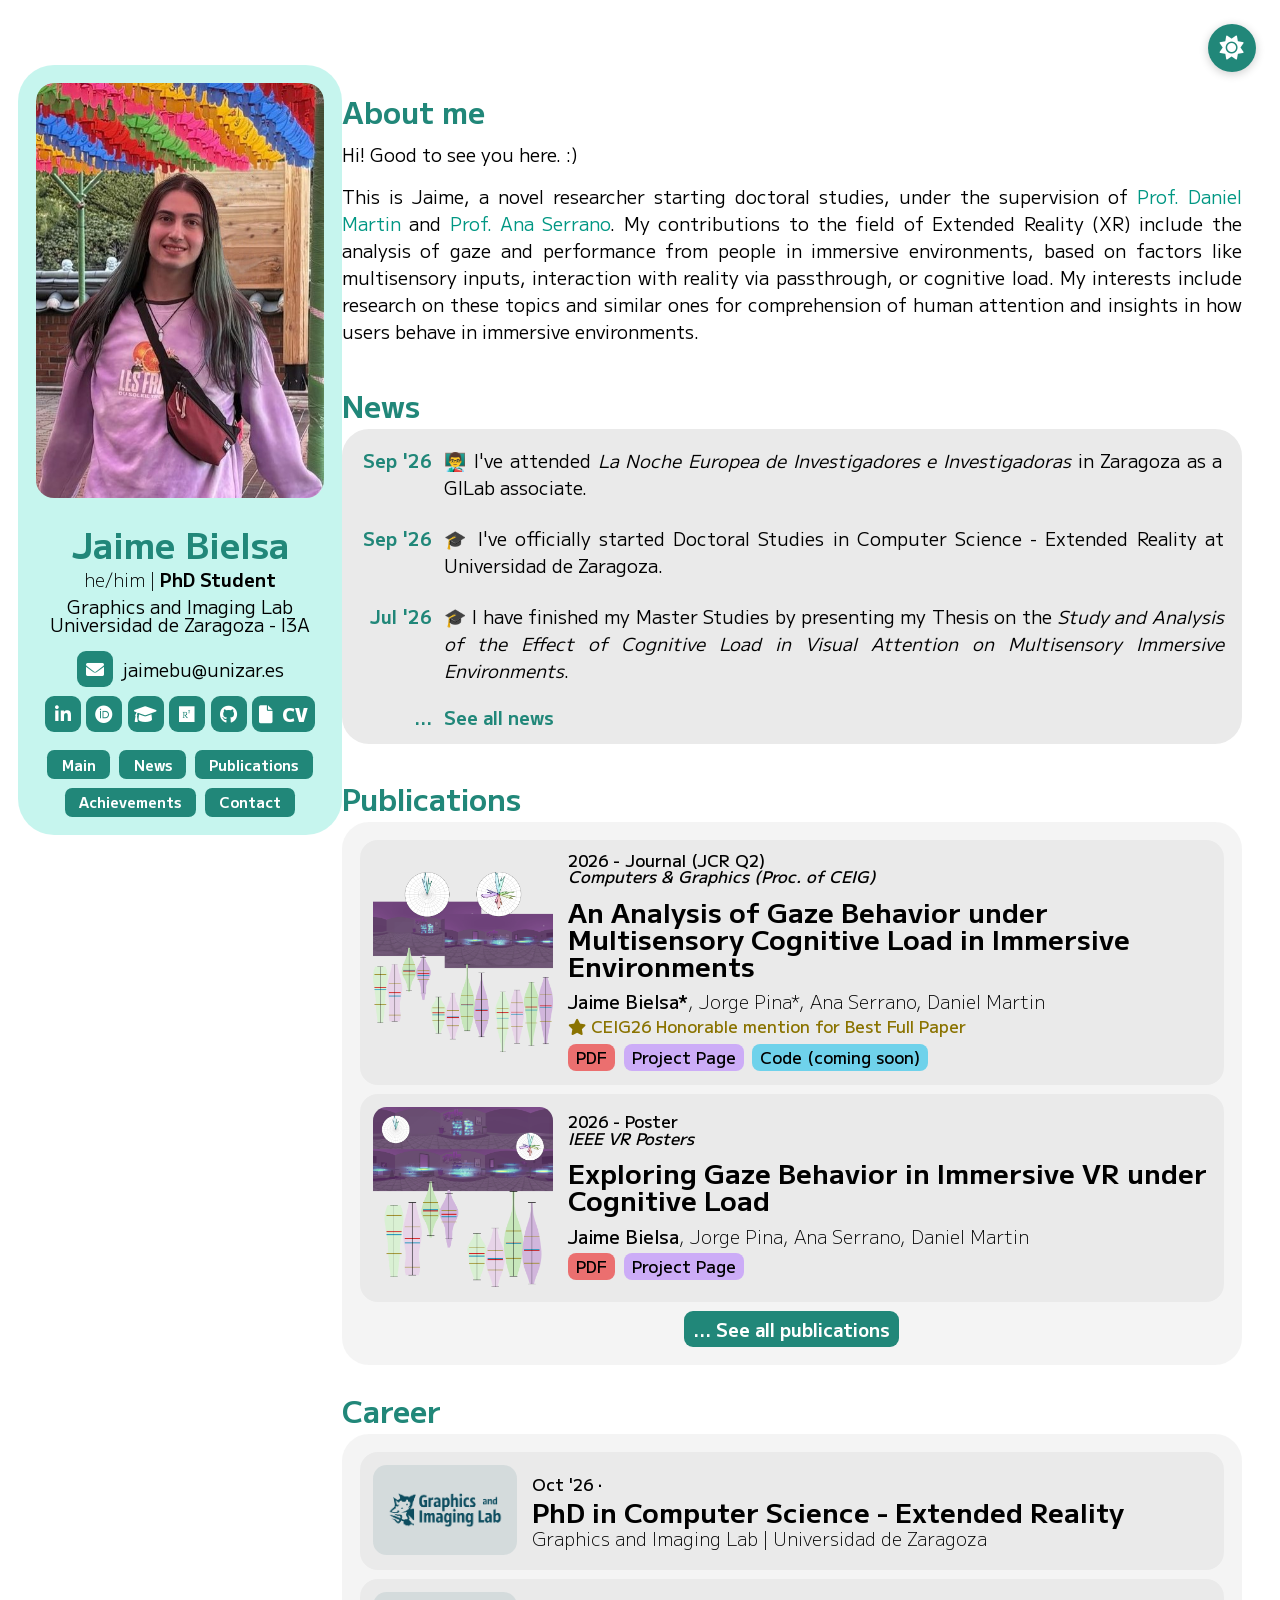
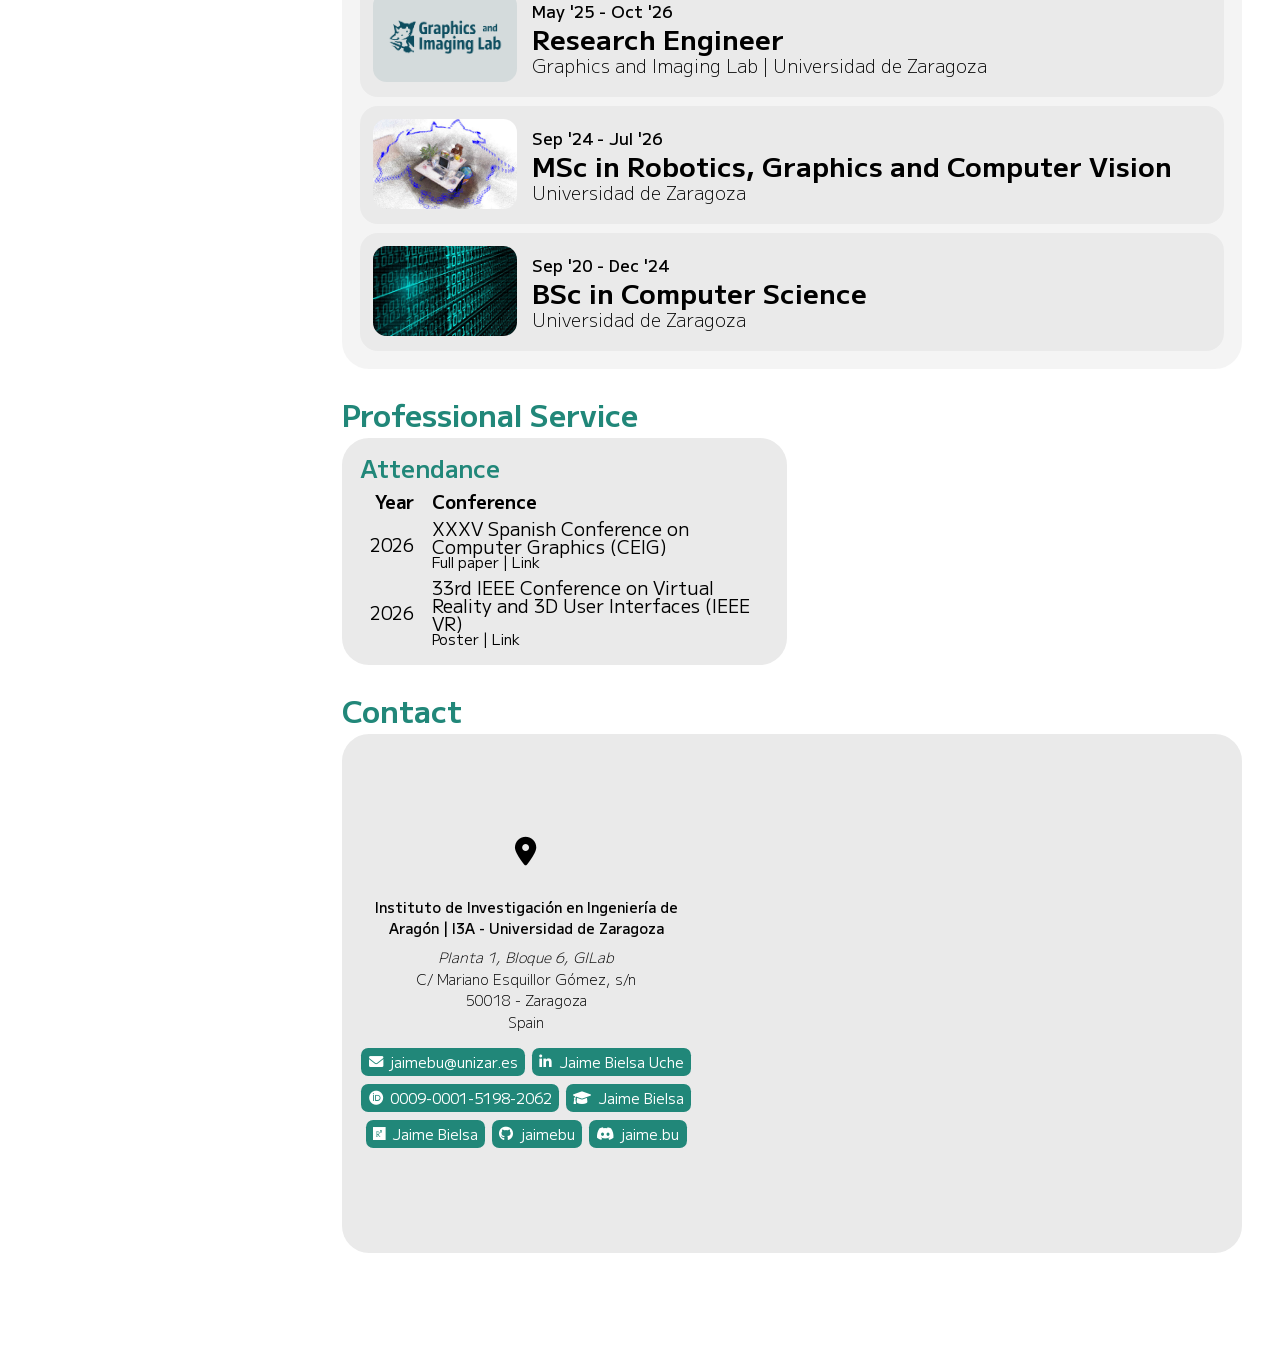
<file: index.html>
<!DOCTYPE html>



	<head>
		<meta http-equiv="Content-Type" content="text/html; charset=UTF-8">
		<link href="css/style.css" rel="stylesheet" type="text/css">
		<link rel="stylesheet" href="https://cdnjs.cloudflare.com/ajax/libs/font-awesome/6.0.0/css/all.min.css">
		<link rel="icon" type="image/x-icon" href="favicon.png">
		<link rel="icon" type="image/x-icon" href="favicon_w.png" media="(prefers-color-scheme: dark)">
		<script src="theme-toggle.js"></script>
		<title>Jaime Bielsa</title>

		<link rel="preconnect" href="https://fonts.googleapis.com">
		<link rel="preconnect" href="https://fonts.gstatic.com" crossorigin>
		<link href="https://fonts.googleapis.com/css2?family=M+PLUS+1:wght@100..900&display=swap" rel="stylesheet">
		<meta name="viewport" content="width=device-width, initial-scale=1.0">
	</head>





	<body>

        <!-- Sidebar -->
        <div id="sidebar">
            <div id="sidebar-content" class="pd-10 max-height-100pc">
				<div class="pd-0 d-flex flex-column gap-5 of-y-auto of-x-hidden hide-scroll max bd-rd-10 align-items-center">

					<div id="photo-container">
						<img src="profile.jpg" alt="Profile photo" id="photo">
					</div>

					<div id="name" class="text-center text-sz-20 text-wg-700 color-main">
						Jaime Bielsa
					</div>
					<div class="text-center text-sz-10 text-wg-700 color-body">
						<text class="text-wg-300">he/him | </text>PhD Student
					</div>
					<div class="text-center mg-b-5">
						<a href="https://graphics.unizar.es/" target="_blank" class="hover-text-wg-500 norecolor">Graphics and Imaging Lab</a><br>
						<a href="https://i3a.unizar.es" target="_blank" class="hover-text-wg-500 norecolor">Universidad de Zaragoza - I3A</a>
					</div>

					<div id="email" class="d-flex align-items-center justify-content-center">
						<a class="button icon-button pd-0 d-flex hover-color-light justify-content-center mg-r-5" href="mailto:jaimebu@unizar.es" target="_blank">
							<i class="fas fa-envelope"></i>
						</a>
						<text class="color-body">jaimebu@unizar.es</text>
					</div>

					<div id="contact" class="d-flex align-items-center justify-content-center mg-b-5 gap-3">
						<!-- button for linkedin -->
						<a class="button icon-button pd-0 d-flex hover-color-light justify-content-center" href="https://www.linkedin.com/in/jaimebu" target="_blank">
							<i class="fab fa-linkedin-in"></i>
						</a>
						<!-- button for orcid -->
						<a class="button icon-button pd-0 d-flex hover-color-light justify-content-center" href="https://orcid.org/0009-0001-5198-2062" target="_blank">
							<i class="fab fa-orcid"></i>
						</a>
						<!-- button for google scholar -->
						<a class="button icon-button pd-0 d-flex hover-color-light justify-content-center" href="https://scholar.google.com/citations?user=yNQiAL4AAAAJ" target="_blank">
							<i class="fas fa-graduation-cap"></i>
						</a>
						<!-- button for researchgate -->
						<a class="button icon-button pd-0 d-flex hover-color-light justify-content-center" href="https://www.researchgate.net/profile/Jaime_Bielsa" target="_blank">
							<i class="fab fa-researchgate"></i>
						</a>
						<!-- button for github -->
						<a class="button icon-button pd-0 d-flex hover-color-light justify-content-center" href="https://github.com/jaimebu" target="_blank">
							<i class="fab fa-github"></i>
						</a>
						<!-- button for cv -->
						<a class="button icon-button width-35em pd-0 d-flex hover-color-light justify-content-center text-wg-900" href="jaimebu_cv.pdf" target="_blank">
							<i class="fas fa-file mg-r-5"></i><text class="pd-b-1">CV</text>
						</a>
					</div>
					<div class="d-flex align-items-center justify-content-center flex-wrap gap-5 text-sz-10">
						<a class="button text-sz-8 text-wg-700 hover-color-light" href="index.html">
							Main
						</a>
						<a class="button text-sz-8 text-wg-700 hover-color-light" href="news.html#news">
							News	
						</a>
						<a class="button text-sz-8 text-wg-700 hover-color-light" href="publications.html#setofpublications">
							Publications	
						</a>
						<a class="button text-sz-8 text-wg-700 hover-color-light" href="achievements.html#achievements">
							Achievements	
						</a>
						<a class="button text-sz-8 text-wg-700 hover-color-light" href="contact.html#contacto">
							Contact	
						</a>
					</div>

				</div>
			</div>
        </div>



		<div id="content">
			<!-- center content -->
			<!-- <div style = "max-width: 900px; margin: 0 auto;"> -->

			<h1 id="aboutme" class="mg-t-0">
				About me
			</h1>
			<p class="text-wg-400">
				Hi! Good to see you here. :)
			</p>
			<p class="text-wg-400">
				This is Jaime, a novel researcher starting doctoral studies, under the supervision of <a href="http://webdiis.unizar.es/~danims/" class="hover-text-wg-500">Prof. Daniel Martin</a> and <a href="https://ana-serrano.github.io/" class="hover-text-wg-500">Prof. Ana Serrano</a>.
				My contributions to the field of Extended Reality (XR) include the analysis of gaze and performance from people in immersive environments, based on factors like multisensory inputs, interaction with reality via passthrough, or cognitive load.
				My interests include research on these topics and similar ones for comprehension of human attention and insights in how users behave in immersive environments.
			</p>
			<!-- <p class="text-wg-400">
				Also I love to spend my spare time enjoying videogames, music and hanging out.
			</p> -->
			<!-- <p>
				How to pronounce my name: <i>hi</i> + <i>meh</i>. You can also check it <a href="https://translate.google.es/?sl=es&tl=en&text=Jaime&op=translate" class="hover-text-wg-500" target="_blank">here</a>.
			</p> -->


			<h1 id="news">
				News
			</h1>

			<div id="news-entries" class="news-content d-flex gap-5 pd-10">
			</div>



			<h1 id="setofpublications">
				Publications
			</h1>
			<script src="show_stuff.js"></script>
			<div id="publications" class="bgcolor-bw2 mg-t-5 pd-10 bd-rd-15 d-flex flex-column align-items-center gap-5"></div>



			<h1 id="career">
				Career
			</h1>

			<div id="career-record" class="bgcolor-bw2 mg-t-5 pd-10 bd-rd-15 d-flex flex-column gap-5"></div>

			<!-- <div class="publication">
				<div class="pub-icontainer">
					<image src="gilab_img_dark.png" id="gilab_img" class="pub-icon" style="width: 8em; height: 5em; object-fit:cover;"></image>
				</div>
				<div class="pub-content">
					<div class="studying_years text-sz-9">2025-</div>
					<div class="studies_title text-sz-15">Research Engineer</div>
					<div class="studies_institution text-sz-10">Universidad de Zaragoza</div>
				</div>
			</div>

			<div class="publication">
				<div class="pub-icontainer">
					<image class="pub-icon" src="mrgcv.png" alt="Paper icon" style="width: 8em; height: 5em; object-fit:cover;"></image>
				</div>
				<div class="pub-content">
					<div class="studying_years text-sz-9">2024-2026</div>
					<div class="studies_title text-sz-15">MSc in Robotics, Graphics and Computer Vision</div>
					<div class="studies_institution text-sz-10">Universidad de Zaragoza</div>
				</div>
			</div>

			<div class="publication">
				<div class="pub-icontainer">
					<image class="pub-icon" src="10101010.jpg" alt="Paper icon" style="width: 8em; height: 5em; object-fit:cover;"></image>
				</div>
				<div class="pub-content">
					<div class="studying_years text-sz-9">2020-2024</div>
					<div class="studies_title text-sz-15">BSc in Computer Science</div>
					<div class="studies_institution text-sz-10">Universidad de Zaragoza</div>
				</div>
			</div> -->



			<h1 id="profservice">
				Professional Service
			</h1>

			<div class="profservice-cols">
				<div class="profsvc-column" id="profservice-col1"></div>
				<div class="profsvc-column" id="profservice-col2"></div>
			</div>

			<div id="profservice-base" class="profservice-base">

				<!-- <div class="profsvc">
					<h2 class="mg-t-0 mg-b-5">Teaching</h2>
					<div id="teaching-entries">
					</div>
				</div> -->

				<div class="profsvc">
					<h2 class="mg-t-0 mg-b-5">Attendance</h2>
					<table class="">
						<thead>
							<tr class="">
								<th class="pd-r-10 text-align-right text-wg-700 width-30em">Year</th>
								<th class="text-wg-700 width-auto">Conference</th>
							</tr>
						</thead>
					</table>
					<div id="conference-entries">
					</div>
				</div>

				<!-- <div class="profsvc">
					<h2 class="mg-t-0 mg-b-5">Reviewing</h2>
					<h3 class="mg-t-0 mg-b-5">Conferences</h2>
					<div id="reviewing-conferences"></div>
					<h3 class="mg-y-5">Journals</h2>
					<div id="reviewing-journals"></div>
				</div> -->



			</div>







			<h1 id="contacto">
				Contact
			</h1>

			<div class="contact-content d-flex gap-5 pd-5">
				<div class="d-flex align-items-center justify-content-center vertical-align-center flex-column text-sz-8 contact-info">
					<div class="d-flex align-items-center justify-content-center vertical-align-center flex-column width-fit-to-available">
						<i class="fas fa-map-marker-alt text-sz-20"></i><br>
						<p class="text-align-center mg-b-5 text-wg-500">Instituto de Investigación en Ingeniería de Aragón | I3A - Universidad de Zaragoza</p>
						<!-- <p class="text-align-center mg-y-0">Instituto de Investigación en Ingeniería de Aragón (I3A)</p> -->
						<p class="text-align-center mg-y-0 text-italic">Planta 1, Bloque 6, GILab</p>
						<p class="text-align-center mg-y-0">C/ Mariano Esquillor Gómez, s/n</p>
						<p class="text-align-center mg-y-0">50018 - Zaragoza</p>
						<p class="text-align-center mg-t-0 bg-b-10">Spain</p>
					</div>
					<div class="d-flex align-items-center justify-content-center vertical-align-center flex-wrap gap-5 width-fit-to-available">
						<a class="button pd-5 of-x-hidden width-fit-to-available hover-color-light" href="mailto:jaimebu@unizar.es" target="_blank">
							<div class="d-flex nowrap">
								<i class="fas fa-envelope mg-r-5"></i>jaimebu@unizar.es
							</div>
						</a>
						<a class="button pd-5 of-x-hidden width-fit-to-available hover-color-light" href="https://www.linkedin.com/in/jaimebu" target="_blank">
							<div class="d-flex nowrap">
								<i class="fab fa-linkedin-in mg-r-5"></i>Jaime Bielsa Uche
							</div>
						</a>
						<a class="button pd-5 of-x-hidden width-fit-to-available hover-color-light" href="https://orcid.org/0009-0001-5198-2062" target="_blank">
							<div class="d-flex nowrap">
								<i class="fab fa-orcid mg-r-5"></i>0009-0001-5198-2062
							</div>
						</a>
						<a class="button pd-5 of-x-hidden width-fit-to-available hover-color-light" href="https://scholar.google.com/citations?user=yNQiAL4AAAAJ" target="_blank">
							<div class="d-flex nowrap">
								<i class="fas fa-graduation-cap mg-r-5"></i>Jaime Bielsa
							</div>
						</a>
						<a class="button pd-5 of-x-hidden width-fit-to-available hover-color-light" href="https://www.researchgate.net/profile/Jaime-Bielsa" target="_blank">
							<div class="d-flex nowrap">
								<i class="fab fa-researchgate mg-r-5"></i>Jaime Bielsa
							</div>
						</a>
						<a class="button pd-5 of-x-hidden width-fit-to-available hover-color-light" href="https://github.com/jaimebu" target="_blank">
							<div class="d-flex nowrap">
								<i class="fab fa-github mg-r-5"></i>jaimebu
							</div>
						</a>
						<a class="button pd-5 of-x-hidden width-fit-to-available hover-color-light" href="https://discord.gg" target="_blank">
							<div class="d-flex nowrap">
								<i class="fab fa-discord mg-r-5"></i>jaime.bu
							</div>
						</a>
					</div>
				</div>
				<div class="contact-map pd-0">
					<iframe src="https://www.google.com/maps/embed?pb=!1m14!1m8!1m3!1d789.2101028635752!2d-0.8878335598999543!3d41.68467521187674!3m2!1i1024!2i768!4f13.1!3m3!1m2!1s0xd59135d9d8942b3%3A0xa2fd5e66dd0a6120!2sInstituto%20de%20Investigaci%C3%B3n%20en%20Ingenier%C3%ADa%20de%20Arag%C3%B3n%20(I3A)!5e0!3m2!1sen!2ses!4v1779991599877!5m2!1sen!2ses" width="100%" height="500" style="border:0; border-radius: 1em;" allowfullscreen="" loading="lazy" referrerpolicy="no-referrer-when-downgrade"></iframe>
				</div>
			</tr></tbody></table></div>




		</div>



		<!-- Botón flotante para cambiar tema -->
		<button id="theme-toggle" class="theme-toggle-btn" aria-label="Cambiar tema">
			<!-- Iconos (usando emojis por simplicidad) -->
			<i class="fas fa-sun light-icon"></i>
    		<i class="fas fa-moon dark-icon"></i>
		</button>

		<script src="hide-button.js"></script>

	</body>
</html>
</file>
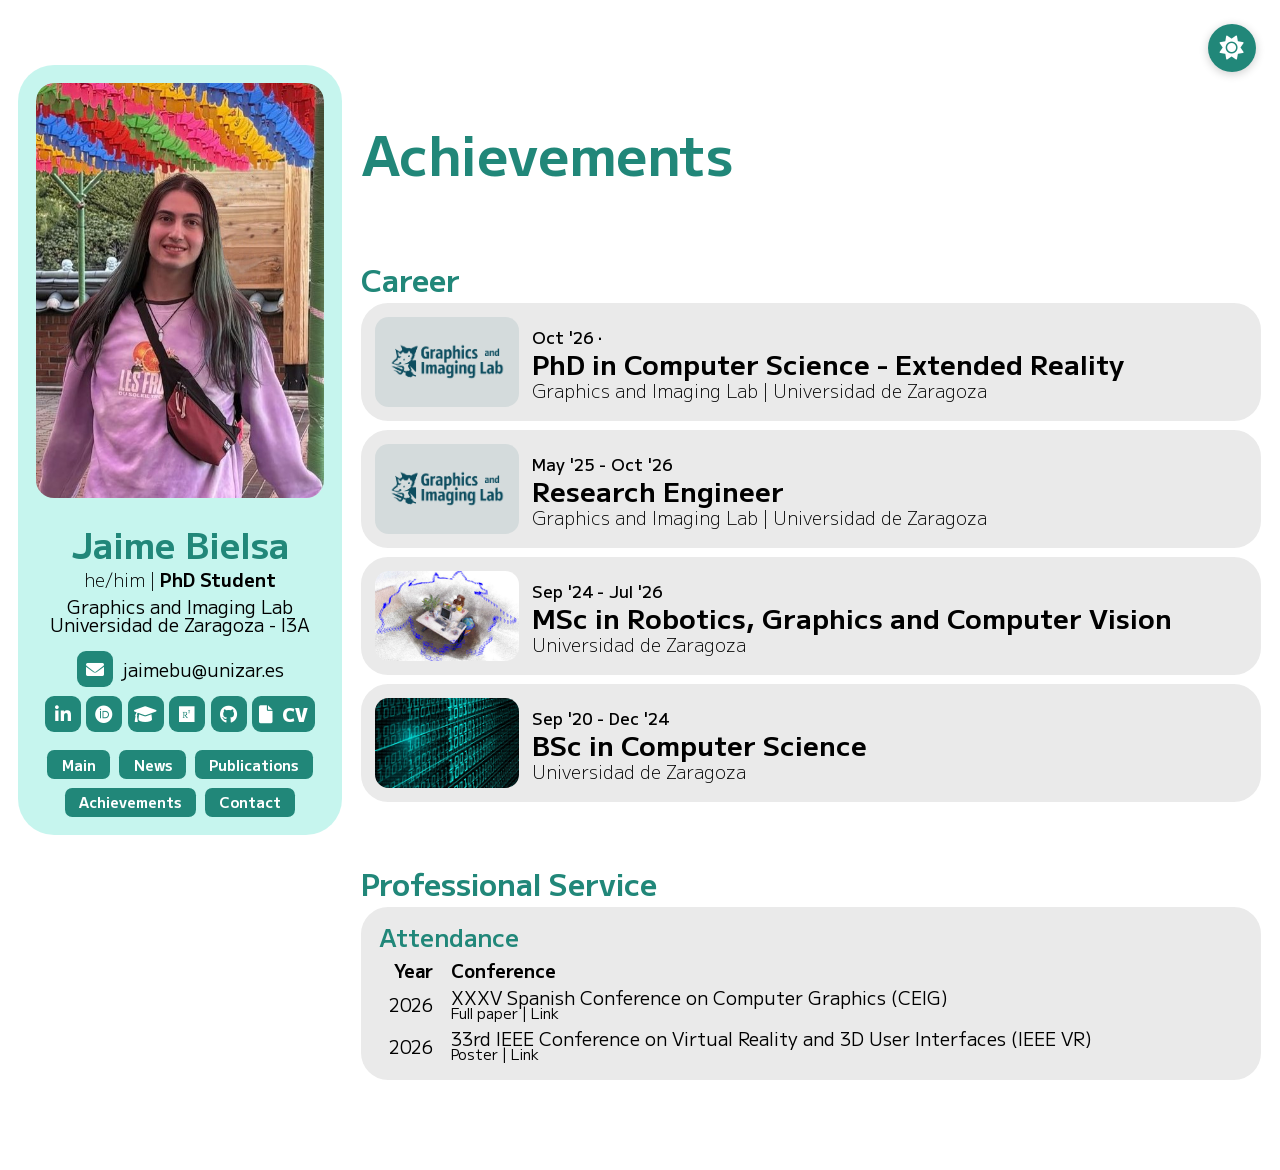
<file: achievements.html>
<!DOCTYPE html>



	<head>
		<meta http-equiv="Content-Type" content="text/html; charset=UTF-8">
		<link href="css/style.css" rel="stylesheet" type="text/css">
		<link rel="stylesheet" href="https://cdnjs.cloudflare.com/ajax/libs/font-awesome/6.0.0/css/all.min.css">
		<link rel="icon" type="image/x-icon" href="favicon.png">
		<link rel="icon" type="image/x-icon" href="favicon_w.png" media="(prefers-color-scheme: dark)">
		<script src="theme-toggle.js"></script>
		<title>Jaime Bielsa</title>

		<link rel="preconnect" href="https://fonts.googleapis.com">
		<link rel="preconnect" href="https://fonts.gstatic.com" crossorigin>
		<link href="https://fonts.googleapis.com/css2?family=M+PLUS+1:wght@100..900&display=swap" rel="stylesheet">
		<meta name="viewport" content="width=device-width, initial-scale=1.0">
	</head>





	<body>

		<!-- Sidebar -->
        <div id="sidebar">
            <div id="sidebar-content" class="pd-10 max-height-100pc">
				<div class="pd-0 d-flex flex-column gap-5 of-y-auto of-x-hidden hide-scroll max bd-rd-10 align-items-center">

					<div id="photo-container">
						<img src="profile.jpg" alt="Profile photo" id="photo">
					</div>

					<div id="name" class="text-center text-sz-20 text-wg-700 color-main">
						Jaime Bielsa
					</div>
					<div class="text-center text-sz-10 text-wg-700 color-body">
						<text class="text-wg-300">he/him | </text>PhD Student
					</div>
					<div class="text-center mg-b-5">
						<a href="https://graphics.unizar.es/" target="_blank" class="hover-text-wg-500 norecolor">Graphics and Imaging Lab</a><br>
						<a href="https://i3a.unizar.es" target="_blank" class="hover-text-wg-500 norecolor">Universidad de Zaragoza - I3A</a>
					</div>

					<div id="email" class="d-flex align-items-center justify-content-center">
						<a class="button icon-button pd-0 d-flex hover-color-light justify-content-center mg-r-5" href="mailto:jaimebu@unizar.es" target="_blank">
							<i class="fas fa-envelope"></i>
						</a>
						<text class="color-body">jaimebu@unizar.es</text>
					</div>

					<div id="contact" class="d-flex align-items-center justify-content-center mg-b-5 gap-3">
						<!-- button for linkedin -->
						<a class="button icon-button pd-0 d-flex hover-color-light justify-content-center" href="https://www.linkedin.com/in/jaimebu" target="_blank">
							<i class="fab fa-linkedin-in"></i>
						</a>
						<!-- button for orcid -->
						<a class="button icon-button pd-0 d-flex hover-color-light justify-content-center" href="https://orcid.org/0009-0001-5198-2062" target="_blank">
							<i class="fab fa-orcid"></i>
						</a>
						<!-- button for google scholar -->
						<a class="button icon-button pd-0 d-flex hover-color-light justify-content-center" href="https://scholar.google.com/citations?user=yNQiAL4AAAAJ" target="_blank">
							<i class="fas fa-graduation-cap"></i>
						</a>
						<!-- button for researchgate -->
						<a class="button icon-button pd-0 d-flex hover-color-light justify-content-center" href="https://www.researchgate.net/profile/Jaime_Bielsa" target="_blank">
							<i class="fab fa-researchgate"></i>
						</a>
						<!-- button for github -->
						<a class="button icon-button pd-0 d-flex hover-color-light justify-content-center" href="https://github.com/jaimebu" target="_blank">
							<i class="fab fa-github"></i>
						</a>
						<!-- button for cv -->
						<a class="button icon-button width-35em pd-0 d-flex hover-color-light justify-content-center text-wg-900" href="jaimebu_cv.pdf" target="_blank">
							<i class="fas fa-file mg-r-5"></i><text class="pd-b-1">CV</text>
						</a>
					</div>
					<div class="d-flex align-items-center justify-content-center flex-wrap gap-5 text-sz-10">
						<a class="button text-sz-8 text-wg-700 hover-color-light" href="index.html">
							Main
						</a>
						<a class="button text-sz-8 text-wg-700 hover-color-light" href="news.html#news">
							News	
						</a>
						<a class="button text-sz-8 text-wg-700 hover-color-light" href="publications.html#setofpublications">
							Publications	
						</a>
						<a class="button text-sz-8 text-wg-700 hover-color-light" href="achievements.html#achievements">
							Achievements	
						</a>
						<a class="button text-sz-8 text-wg-700 hover-color-light" href="contact.html#contacto">
							Contact	
						</a>
					</div>

				</div>
			</div>
        </div>



		<div id="content">


			<h1 id="achievements" class="text-wg-700 text-sz-30 color-main mg-t-0 mg-b-10">
				Achievements
			</h1>

			<h1 id="career">
				Career
			</h1>
			<div id="career-record" class="mg-t-5 mg-b-20 d-flex flex-column gap-5"></div>



			<h1 id="profservice">
				Professional Service
			</h1>
			<div class="profservice-cols">
				<div class="profsvc-column" id="profservice-col1"></div>
				<div class="profsvc-column" id="profservice-col2"></div>
			</div>



			<div id="profservice-base" class="">

				<div class="profsvc">
					<h2 class="mg-t-0 mg-b-5">Attendance</h2>
					<table class="">
						<thead>
							<tr class="">
								<th class="pd-r-10 text-align-right text-wg-700 width-30em">Year</th>
								<th class="text-wg-700 width-auto">Conference</th>
							</tr>
						</thead>
					</table>
					<div id="conference-entries">
					</div>
				</div>

				<!-- <div class="profsvc">
					<h2 class="mg-t-0 mg-b-5">Reviewing</h2>
					<h3 class="mg-t-0 mg-b-5">Conferences</h2>
					<div id="reviewing-conferences"></div>
					<h3 class="mg-y-5">Journals</h2>
					<div id="reviewing-journals"></div>
				</div> -->



			</div>

			<script src="show_achievements.js"></script>

		</div>



		<!-- Botón flotante para cambiar tema -->
		<button id="theme-toggle" class="theme-toggle-btn" aria-label="Cambiar tema">
			<!-- Iconos (usando emojis por simplicidad) -->
			<i class="fas fa-sun light-icon"></i>
    		<i class="fas fa-moon dark-icon"></i>
		</button>

		<script src="hide-button.js"></script>

	</body>
</html>
</file>
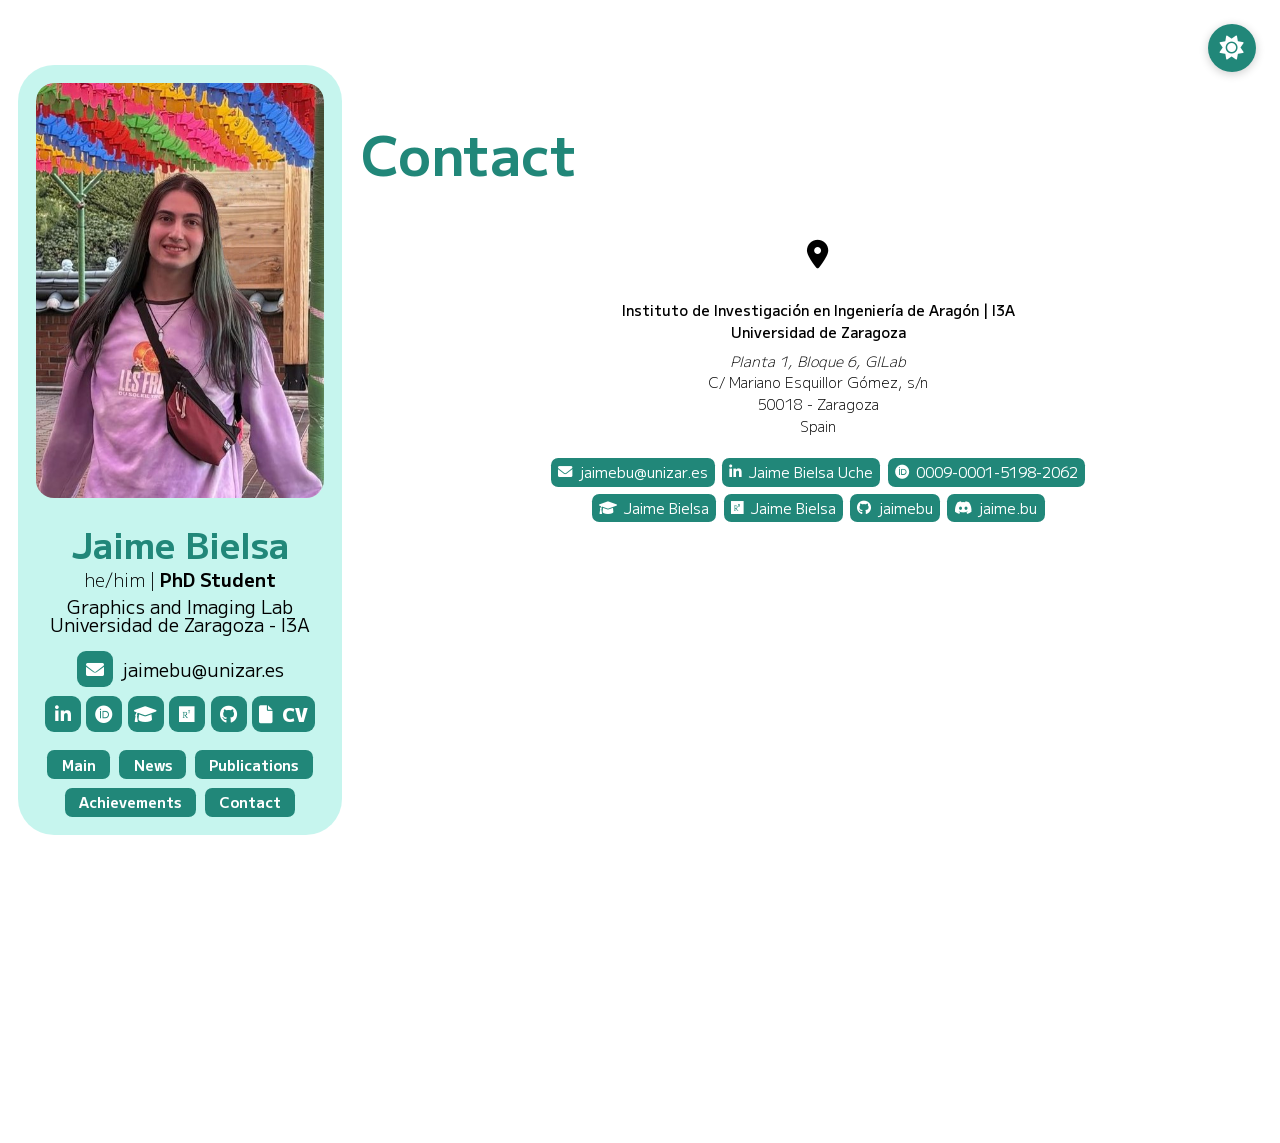
<file: contact.html>
<!DOCTYPE html>



	<head>
		<meta http-equiv="Content-Type" content="text/html; charset=UTF-8">
		<link href="css/style.css" rel="stylesheet" type="text/css">
		<link rel="stylesheet" href="https://cdnjs.cloudflare.com/ajax/libs/font-awesome/6.0.0/css/all.min.css">
		<link rel="icon" type="image/x-icon" href="favicon.png">
		<link rel="icon" type="image/x-icon" href="favicon_w.png" media="(prefers-color-scheme: dark)">
		<script src="theme-toggle.js"></script>
		<title>Jaime Bielsa</title>

		<link rel="preconnect" href="https://fonts.googleapis.com">
		<link rel="preconnect" href="https://fonts.gstatic.com" crossorigin>
		<link href="https://fonts.googleapis.com/css2?family=M+PLUS+1:wght@100..900&display=swap" rel="stylesheet">
		<meta name="viewport" content="width=device-width, initial-scale=1.0">
	</head>





	<body>


        <!-- Sidebar -->
        <div id="sidebar">
            <div id="sidebar-content" class="pd-10 max-height-100pc">
				<div class="pd-0 d-flex flex-column gap-5 of-y-auto of-x-hidden hide-scroll max bd-rd-10 align-items-center">

					<div id="photo-container">
						<img src="profile.jpg" alt="Profile photo" id="photo">
					</div>

					<div id="name" class="text-center text-sz-20 text-wg-700 color-main">
						Jaime Bielsa
					</div>
					<div class="text-center text-sz-10 text-wg-700 color-body">
						<text class="text-wg-300">he/him | </text>PhD Student
					</div>
					<div class="text-center mg-b-5">
						<a href="https://graphics.unizar.es/" target="_blank" class="hover-text-wg-500 norecolor">Graphics and Imaging Lab</a><br>
						<a href="https://i3a.unizar.es" target="_blank" class="hover-text-wg-500 norecolor">Universidad de Zaragoza - I3A</a>
					</div>

					<div id="email" class="d-flex align-items-center justify-content-center">
						<a class="button icon-button pd-0 d-flex hover-color-light justify-content-center mg-r-5" href="mailto:jaimebu@unizar.es" target="_blank">
							<i class="fas fa-envelope"></i>
						</a>
						<text class="color-body">jaimebu@unizar.es</text>
					</div>

					<div id="contact" class="d-flex align-items-center justify-content-center mg-b-5 gap-3">
						<!-- button for linkedin -->
						<a class="button icon-button pd-0 d-flex hover-color-light justify-content-center" href="https://www.linkedin.com/in/jaimebu" target="_blank">
							<i class="fab fa-linkedin-in"></i>
						</a>
						<!-- button for orcid -->
						<a class="button icon-button pd-0 d-flex hover-color-light justify-content-center" href="https://orcid.org/0009-0001-5198-2062" target="_blank">
							<i class="fab fa-orcid"></i>
						</a>
						<!-- button for google scholar -->
						<a class="button icon-button pd-0 d-flex hover-color-light justify-content-center" href="https://scholar.google.com/citations?user=yNQiAL4AAAAJ" target="_blank">
							<i class="fas fa-graduation-cap"></i>
						</a>
						<!-- button for researchgate -->
						<a class="button icon-button pd-0 d-flex hover-color-light justify-content-center" href="https://www.researchgate.net/profile/Jaime_Bielsa" target="_blank">
							<i class="fab fa-researchgate"></i>
						</a>
						<!-- button for github -->
						<a class="button icon-button pd-0 d-flex hover-color-light justify-content-center" href="https://github.com/jaimebu" target="_blank">
							<i class="fab fa-github"></i>
						</a>
						<!-- button for cv -->
						<a class="button icon-button width-35em pd-0 d-flex hover-color-light justify-content-center text-wg-900" href="jaimebu_cv.pdf" target="_blank">
							<i class="fas fa-file mg-r-5"></i><text class="pd-b-1">CV</text>
						</a>
					</div>
					<div class="d-flex align-items-center justify-content-center flex-wrap gap-5 text-sz-10">
						<a class="button text-sz-8 text-wg-700 hover-color-light" href="index.html">
							Main
						</a>
						<a class="button text-sz-8 text-wg-700 hover-color-light" href="news.html#news">
							News	
						</a>
						<a class="button text-sz-8 text-wg-700 hover-color-light" href="publications.html#setofpublications">
							Publications	
						</a>
						<a class="button text-sz-8 text-wg-700 hover-color-light" href="achievements.html#achievements">
							Achievements	
						</a>
						<a class="button text-sz-8 text-wg-700 hover-color-light" href="contact.html#contacto">
							Contact	
						</a>
					</div>

				</div>
			</div>
        </div>



		<div id="content">
			<!-- center content -->
			<!-- <div style = "max-width: 900px; margin: 0 auto;"> -->

			<h1 id="contacto" class="text-sz-30 text-wg-700 color-main mg-t-0 mg-b-10">
				Contact
			</h1>

			<div class="width-100pc d-flex flex-column align-items-center gap-15 pd-5 text-sz-8">
					<div class="d-flex align-items-center justify-content-center vertical-align-center flex-column">
						<i class="fas fa-map-marker-alt text-sz-20"></i><br>
						<p class="text-align-center mg-b-5 text-wg-500">Instituto de Investigación en Ingeniería de Aragón | I3A<br>Universidad de Zaragoza</p>
						<!-- <p class="text-align-center mg-y-0">Instituto de Investigación en Ingeniería de Aragón (I3A)</p> -->
						<p class="text-align-center mg-y-0 text-italic">Planta 1, Bloque 6, GILab</p>
						<p class="text-align-center mg-y-0">C/ Mariano Esquillor Gómez, s/n</p>
						<p class="text-align-center mg-y-0">50018 - Zaragoza</p>
						<p class="text-align-center mg-y-0 bg-b-10">Spain</p>
					</div>
					<div class="d-flex align-items-center justify-content-center vertical-align-center flex-wrap gap-5 width-70pc">
						<a class="button pd-5 of-x-hidden width-fit-to-available hover-color-light" href="mailto:jaimebu@unizar.es" target="_blank">
							<div class="d-flex nowrap">
								<i class="fas fa-envelope mg-r-5"></i>jaimebu@unizar.es
							</div>
						</a>
						<a class="button pd-5 of-x-hidden width-fit-to-available hover-color-light" href="https://www.linkedin.com/in/jaimebu" target="_blank">
							<div class="d-flex nowrap">
								<i class="fab fa-linkedin-in mg-r-5"></i>Jaime Bielsa Uche
							</div>
						</a>
						<a class="button pd-5 of-x-hidden width-fit-to-available hover-color-light" href="https://orcid.org/0009-0001-5198-2062" target="_blank">
							<div class="d-flex nowrap">
								<i class="fab fa-orcid mg-r-5"></i>0009-0001-5198-2062
							</div>
						</a>
						<a class="button pd-5 of-x-hidden width-fit-to-available hover-color-light" href="https://scholar.google.com/citations?user=yNQiAL4AAAAJ" target="_blank">
							<div class="d-flex nowrap">
								<i class="fas fa-graduation-cap mg-r-5"></i>Jaime Bielsa
							</div>
						</a>
						<a class="button pd-5 of-x-hidden width-fit-to-available hover-color-light" href="https://www.researchgate.net/profile/Jaime-Bielsa" target="_blank">
							<div class="d-flex nowrap">
								<i class="fab fa-researchgate mg-r-5"></i>Jaime Bielsa
							</div>
						</a>
						<a class="button pd-5 of-x-hidden width-fit-to-available hover-color-light" href="https://github.com/jaimebu" target="_blank">
							<div class="d-flex nowrap">
								<i class="fab fa-github mg-r-5"></i>jaimebu
							</div>
						</a>
						<a class="button pd-5 of-x-hidden width-fit-to-available hover-color-light" href="https://discord.gg" target="_blank">
							<div class="d-flex nowrap">
								<i class="fab fa-discord mg-r-5"></i>jaime.bu
							</div>
						</a>
					</div>
					<div class="contact-map pd-0 width-100pc" height="30em">
						<iframe src="https://www.google.com/maps/embed?pb=!1m14!1m8!1m3!1d789.2101028635752!2d-0.8878335598999543!3d41.68467521187674!3m2!1i1024!2i768!4f13.1!3m3!1m2!1s0xd59135d9d8942b3%3A0xa2fd5e66dd0a6120!2sInstituto%20de%20Investigaci%C3%B3n%20en%20Ingenier%C3%ADa%20de%20Arag%C3%B3n%20(I3A)!5e0!3m2!1sen!2ses!4v1779991599877!5m2!1sen!2ses" width="100%" height="500" style="border:0; border-radius: 1em;" allowfullscreen="" loading="lazy" referrerpolicy="no-referrer-when-downgrade"></iframe>
					</div>
			</tr></tbody></table></div>




		</div>



		<!-- Botón flotante para cambiar tema -->
		<button id="theme-toggle" class="theme-toggle-btn" aria-label="Cambiar tema">
			<!-- Iconos (usando emojis por simplicidad) -->
			<i class="fas fa-sun light-icon"></i>
    		<i class="fas fa-moon dark-icon"></i>
		</button>

		<script src="hide-button.js"></script>

	</body>
</html>
</file>
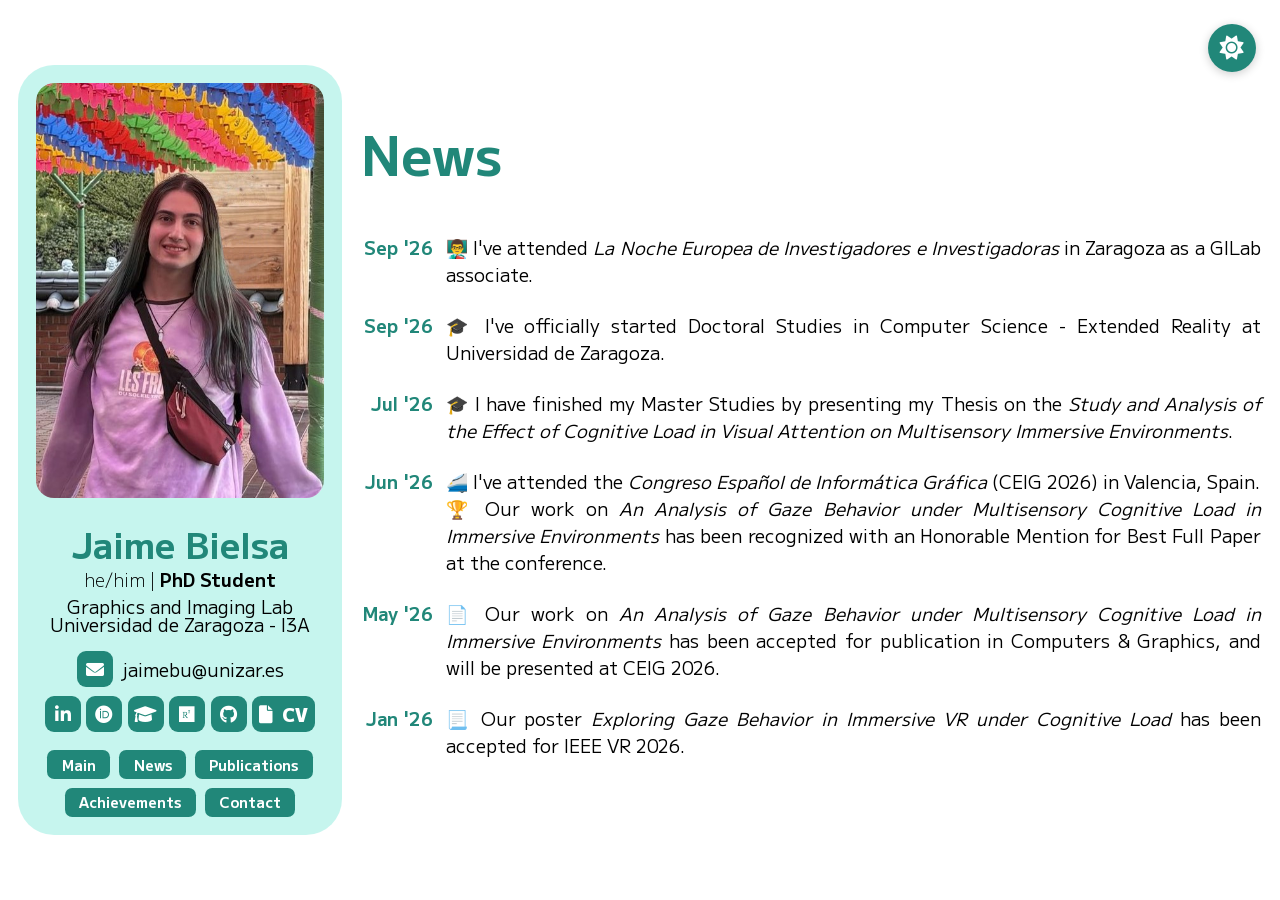
<file: news.html>
<!DOCTYPE html>



	<head>
		<meta http-equiv="Content-Type" content="text/html; charset=UTF-8">
		<link href="css/style.css" rel="stylesheet" type="text/css">
		<link rel="stylesheet" href="https://cdnjs.cloudflare.com/ajax/libs/font-awesome/6.0.0/css/all.min.css">
		<link rel="icon" type="image/x-icon" href="favicon.png">
		<link rel="icon" type="image/x-icon" href="favicon_w.png" media="(prefers-color-scheme: dark)">
		<script src="theme-toggle.js"></script>
		<title>Jaime Bielsa</title>

		<link rel="preconnect" href="https://fonts.googleapis.com">
		<link rel="preconnect" href="https://fonts.gstatic.com" crossorigin>
		<link href="https://fonts.googleapis.com/css2?family=M+PLUS+1:wght@100..900&display=swap" rel="stylesheet">
		<meta name="viewport" content="width=device-width, initial-scale=1.0">
	</head>





	<body>

		<!-- Sidebar -->
        <div id="sidebar">
            <div id="sidebar-content" class="pd-10 max-height-100pc">
				<div class="pd-0 d-flex flex-column gap-5 of-y-auto of-x-hidden hide-scroll max bd-rd-10 align-items-center">

					<div id="photo-container">
						<img src="profile.jpg" alt="Profile photo" id="photo">
					</div>

					<div id="name" class="text-center text-sz-20 text-wg-700 color-main">
						Jaime Bielsa
					</div>
					<div class="text-center text-sz-10 text-wg-700 color-body">
						<text class="text-wg-300">he/him | </text>PhD Student
					</div>
					<div class="text-center mg-b-5">
						<a href="https://graphics.unizar.es/" target="_blank" class="hover-text-wg-500 norecolor">Graphics and Imaging Lab</a><br>
						<a href="https://i3a.unizar.es" target="_blank" class="hover-text-wg-500 norecolor">Universidad de Zaragoza - I3A</a>
					</div>

					<div id="email" class="d-flex align-items-center justify-content-center">
						<a class="button icon-button pd-0 d-flex hover-color-light justify-content-center mg-r-5" href="mailto:jaimebu@unizar.es" target="_blank">
							<i class="fas fa-envelope"></i>
						</a>
						<text class="color-body">jaimebu@unizar.es</text>
					</div>

					<div id="contact" class="d-flex align-items-center justify-content-center mg-b-5 gap-3">
						<!-- button for linkedin -->
						<a class="button icon-button pd-0 d-flex hover-color-light justify-content-center" href="https://www.linkedin.com/in/jaimebu" target="_blank">
							<i class="fab fa-linkedin-in"></i>
						</a>
						<!-- button for orcid -->
						<a class="button icon-button pd-0 d-flex hover-color-light justify-content-center" href="https://orcid.org/0009-0001-5198-2062" target="_blank">
							<i class="fab fa-orcid"></i>
						</a>
						<!-- button for google scholar -->
						<a class="button icon-button pd-0 d-flex hover-color-light justify-content-center" href="https://scholar.google.com/citations?user=yNQiAL4AAAAJ" target="_blank">
							<i class="fas fa-graduation-cap"></i>
						</a>
						<!-- button for researchgate -->
						<a class="button icon-button pd-0 d-flex hover-color-light justify-content-center" href="https://www.researchgate.net/profile/Jaime_Bielsa" target="_blank">
							<i class="fab fa-researchgate"></i>
						</a>
						<!-- button for github -->
						<a class="button icon-button pd-0 d-flex hover-color-light justify-content-center" href="https://github.com/jaimebu" target="_blank">
							<i class="fab fa-github"></i>
						</a>
						<!-- button for cv -->
						<a class="button icon-button width-35em pd-0 d-flex hover-color-light justify-content-center text-wg-900" href="jaimebu_cv.pdf" target="_blank">
							<i class="fas fa-file mg-r-5"></i><text class="pd-b-1">CV</text>
						</a>
					</div>
					<div class="d-flex align-items-center justify-content-center flex-wrap gap-5 text-sz-10">
						<a class="button text-sz-8 text-wg-700 hover-color-light" href="index.html">
							Main
						</a>
						<a class="button text-sz-8 text-wg-700 hover-color-light" href="news.html#news">
							News	
						</a>
						<a class="button text-sz-8 text-wg-700 hover-color-light" href="publications.html#setofpublications">
							Publications	
						</a>
						<a class="button text-sz-8 text-wg-700 hover-color-light" href="achievements.html#achievements">
							Achievements	
						</a>
						<a class="button text-sz-8 text-wg-700 hover-color-light" href="contact.html#contacto">
							Contact	
						</a>
					</div>

				</div>
			</div>
        </div>



		<div id="content">
			<!-- center content -->
			<!-- <div style = "max-width: 900px; margin: 0 auto;"> -->

			<script src="show_news.js"></script>
			
			<h1 id="news" class="text-sz-30 text-wg-700 color-main mg-t-0 mg-b-10">
				News
			</h1>

			<div id="news-entries" class="news-content bgcolor-none d-flex gap-5">
			</div>








		</div>



		<!-- Botón flotante para cambiar tema -->
		<button id="theme-toggle" class="theme-toggle-btn" aria-label="Cambiar tema">
			<!-- Iconos (usando emojis por simplicidad) -->
			<i class="fas fa-sun light-icon"></i>
    		<i class="fas fa-moon dark-icon"></i>
		</button>

		<script src="hide-button.js"></script>

	</body>
</html>
</file>
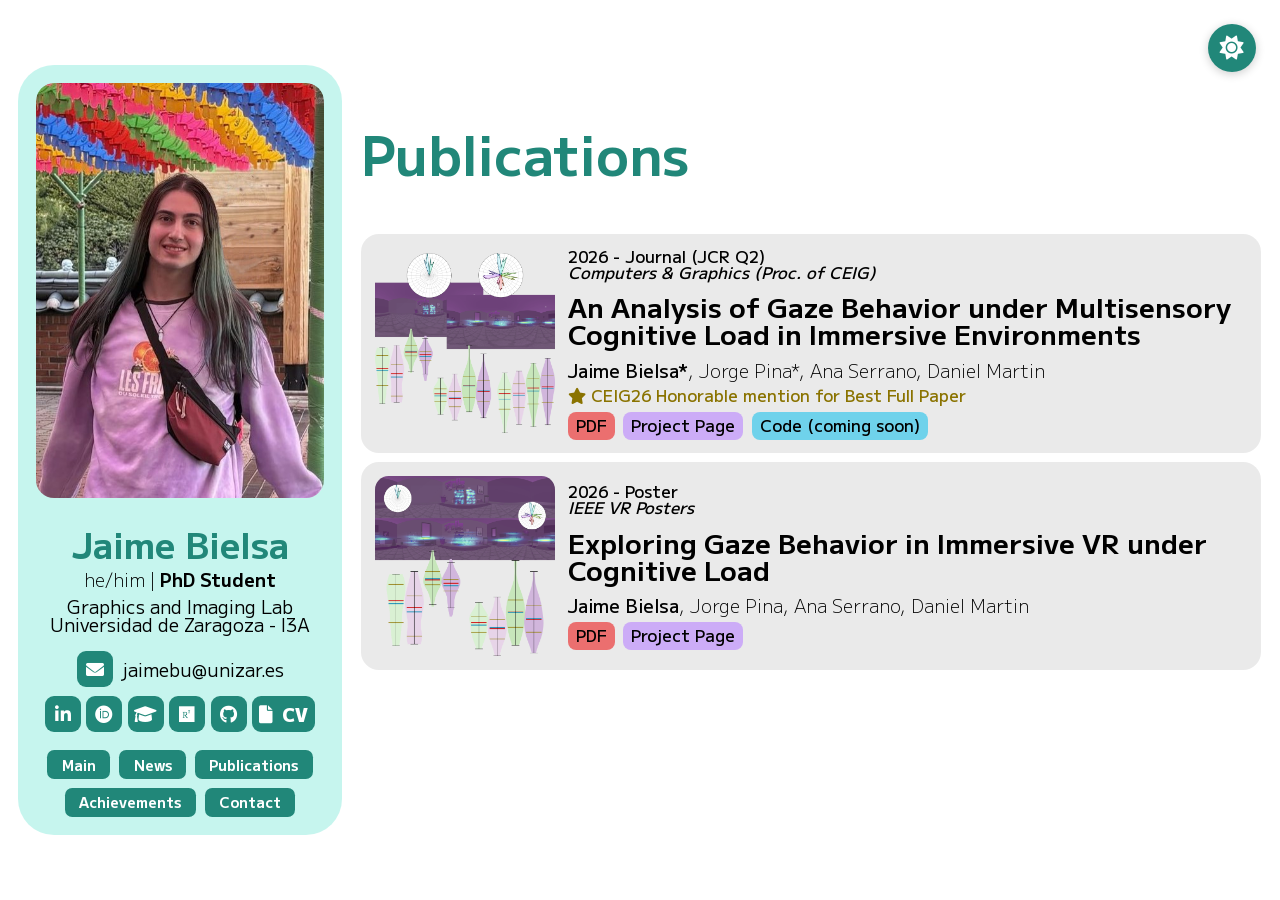
<file: publications.html>
<!DOCTYPE html>



	<head>
		<meta http-equiv="Content-Type" content="text/html; charset=UTF-8">
		<link href="css/style.css" rel="stylesheet" type="text/css">
		<link rel="stylesheet" href="https://cdnjs.cloudflare.com/ajax/libs/font-awesome/6.0.0/css/all.min.css">
		<link rel="icon" type="image/x-icon" href="favicon.png">
		<link rel="icon" type="image/x-icon" href="favicon_w.png" media="(prefers-color-scheme: dark)">
		<script src="theme-toggle.js"></script>
		<title>Jaime Bielsa</title>

		<link rel="preconnect" href="https://fonts.googleapis.com">
		<link rel="preconnect" href="https://fonts.gstatic.com" crossorigin>
		<link href="https://fonts.googleapis.com/css2?family=M+PLUS+1:wght@100..900&display=swap" rel="stylesheet">
		<meta name="viewport" content="width=device-width, initial-scale=1.0">
	</head>





	<body>

		<!-- Sidebar -->
        <div id="sidebar">
            <div id="sidebar-content" class="pd-10 max-height-100pc">
				<div class="pd-0 d-flex flex-column gap-5 of-y-auto of-x-hidden hide-scroll max bd-rd-10 align-items-center">

					<div id="photo-container">
						<img src="profile.jpg" alt="Profile photo" id="photo">
					</div>

					<div id="name" class="text-center text-sz-20 text-wg-700 color-main">
						Jaime Bielsa
					</div>
					<div class="text-center text-sz-10 text-wg-700 color-body">
						<text class="text-wg-300">he/him | </text>PhD Student
					</div>
					<div class="text-center mg-b-5">
						<a href="https://graphics.unizar.es/" target="_blank" class="hover-text-wg-500 norecolor">Graphics and Imaging Lab</a><br>
						<a href="https://i3a.unizar.es" target="_blank" class="hover-text-wg-500 norecolor">Universidad de Zaragoza - I3A</a>
					</div>

					<div id="email" class="d-flex align-items-center justify-content-center">
						<a class="button icon-button pd-0 d-flex hover-color-light justify-content-center mg-r-5" href="mailto:jaimebu@unizar.es" target="_blank">
							<i class="fas fa-envelope"></i>
						</a>
						<text class="color-body">jaimebu@unizar.es</text>
					</div>

					<div id="contact" class="d-flex align-items-center justify-content-center mg-b-5 gap-3">
						<!-- button for linkedin -->
						<a class="button icon-button pd-0 d-flex hover-color-light justify-content-center" href="https://www.linkedin.com/in/jaimebu" target="_blank">
							<i class="fab fa-linkedin-in"></i>
						</a>
						<!-- button for orcid -->
						<a class="button icon-button pd-0 d-flex hover-color-light justify-content-center" href="https://orcid.org/0009-0001-5198-2062" target="_blank">
							<i class="fab fa-orcid"></i>
						</a>
						<!-- button for google scholar -->
						<a class="button icon-button pd-0 d-flex hover-color-light justify-content-center" href="https://scholar.google.com/citations?user=yNQiAL4AAAAJ" target="_blank">
							<i class="fas fa-graduation-cap"></i>
						</a>
						<!-- button for researchgate -->
						<a class="button icon-button pd-0 d-flex hover-color-light justify-content-center" href="https://www.researchgate.net/profile/Jaime_Bielsa" target="_blank">
							<i class="fab fa-researchgate"></i>
						</a>
						<!-- button for github -->
						<a class="button icon-button pd-0 d-flex hover-color-light justify-content-center" href="https://github.com/jaimebu" target="_blank">
							<i class="fab fa-github"></i>
						</a>
						<!-- button for cv -->
						<a class="button icon-button width-35em pd-0 d-flex hover-color-light justify-content-center text-wg-900" href="jaimebu_cv.pdf" target="_blank">
							<i class="fas fa-file mg-r-5"></i><text class="pd-b-1">CV</text>
						</a>
					</div>
					<div class="d-flex align-items-center justify-content-center flex-wrap gap-5 text-sz-10">
						<a class="button text-sz-8 text-wg-700 hover-color-light" href="index.html">
							Main
						</a>
						<a class="button text-sz-8 text-wg-700 hover-color-light" href="news.html#news">
							News	
						</a>
						<a class="button text-sz-8 text-wg-700 hover-color-light" href="publications.html#setofpublications">
							Publications	
						</a>
						<a class="button text-sz-8 text-wg-700 hover-color-light" href="achievements.html#achievements">
							Achievements	
						</a>
						<a class="button text-sz-8 text-wg-700 hover-color-light" href="contact.html#contacto">
							Contact	
						</a>
					</div>

				</div>
			</div>
        </div>



		<div id="content">
			<h1 id="setofpublications" class="text-sz-30 text-wg-700 color-main mg-t-0 mg-b-10">
				Publications
			</h1>
			<script src="show_publications.js"></script>
			<div id="publications" class="d-flex flex-column align-items-center gap-5"></div>




		</div>



		<!-- Botón flotante para cambiar tema -->
		<button id="theme-toggle" class="theme-toggle-btn" aria-label="Cambiar tema">
			<!-- Iconos (usando emojis por simplicidad) -->
			<i class="fas fa-sun light-icon"></i>
    		<i class="fas fa-moon dark-icon"></i>
		</button>

		<script src="hide-button.js"></script>

	</body>
</html>
</file>
<file: css/style.css>
html, body, div, span,
applet, object, iframe,
h1, h2, h3, h4, h5, h6, p, blockquote, pre,
a, abbr, acronym, address, big, cite, code,
del, dfn, em, font, img, ins, kbd, q, s, samp,
small, strike, strong, sub, sup, tt, var,
dd, dl, dt, li, ol, ul,
fieldset, form, label, legend,
table, caption, tbody, tfoot, thead, tr, th, td {
	margin: 0;
	padding: 0;
	border: 0;
	font-weight: inherit;
	font-style: inherit;
	font-size: 100%;
	line-height: 1;
    

    font-family: "M PLUS 1", sans-serif; 

	text-align: left;
	vertical-align: baseline;
}
a img, :link img, :visited img {border: 0}
table {border-collapse: collapse; border-spacing: 0}
ul {list-style: none}
q:before, q:after,
blockquote:before, blockquote:after {content: ""}


:root {
	/* Light mode variables */
	--background: #fff;
	--body-color: #000;
	--main-color: #218779;
    --light-color: #8debde;
    --secondary-color: #31b9a7;
	--link-color: #009783;
	--link-hover-color: #298a7d;
	--background-bw: #eaeaea;
	--background-bw2: #eaeaea80;
	--button-bg: #218779;
	--button-color: #fff;
    --sidebar-background: #8debde80;
    --golden-color: #8a7300;
    --coral-color: #eb6f6f;
    --coral-darker: #aa0000;
    --lightblue-color: #6fd2eb;
    --lightblue-darker: #00728f;
    --lightgreen-color: #61f59a;
    --lightgreen-darker: #00772e;
    --salmon-color: #f5b27f;
    --salmon-darker: #8b3c00;
    --lilac-color: #ccacf7;
    --lilac-darker: #45009e;
    --black-color: #000000;
    --carbon-color: #202020;
}

body.dark-theme {
    /* Dark mode variables */
    --background: #1e1e1e;
    --body-color: #e0e0e0;
	--main-color: #15e790;
    --light-color: #2d7959;
    --secondary-color: #69f7bc;
	--link-color: #69f7bc;
	--link-hover-color: #3cb884;
	--background-bw: #303030;
	--background-bw2: #30303080;
	--button-bg: #5ad3a1;
	--button-color: #0a472e;
    --sidebar-background: #8eebc480;
    --golden-color: #F5D327;
    --coral-color: #eb6f6f;
    --coral-darker: #aa0000;
    --lightblue-color: #6fd2eb;
    --lightblue-darker: #00728f;
    --lightgreen-color: #61f59a;
    --lightgreen-darker: #00772e;
    --salmon-color: #f5b27f;
    --salmon-darker: #8b3c00;
    --lilac-color: #ccacf7;
    --lilac-darker: #45009e;
    --black-color: #000000;
    --carbon-color: #202020;
}

html:not(.page-loaded) *,
html:not(.page-loaded) {
    transition: none !important;
}

html.page-loaded *,
html.page-loaded,
html.page-loaded .hidden {
    transition: background-color 0.3s ease,
                color 0.3s ease,
                border-color 0.3s ease,
                transform 0.3s ease,
                font-weight 0.3s ease,
                box-shadow 0.3s ease,
                img 0.3s ease,
                image 0.3s ease,
                padding 0.3s ease !important;
}

/* html.page-loaded *,
html.page-loaded .hidden {
    transition: transform 0.5s ease;
} */

/* 
* {
	transition: background-color 0.3s ease,
                color 0.3s ease,
                border-color 0.3s ease,
                fill 0.3s ease,
                stroke 0.3s ease;
} */

/* @font-face {  
  font-family: "Myriad Pro Regular";
  src: url(fonts/MyriadPro-Regular.otf) format("opentype");
}

@font-face {  
  font-family: "Myriad Pro Bold";
  src: url(fonts/MyriadPro-Bold.otf) format("opentype");
}

@font-face {  
  font-family: "Myriad Pro Italic";
  src: url(fonts/MyriadPro-It.otf) format("opentype");
} */


body           {font-size:18px; font-family:"M PLUS 1", sans-serif; color:var(--body-color); background-color:var(--background)}
h1             {font-size:30px; padding-top:1em; font-weight:700; color:var(--main-color)}
h1             {color:var(--main-color)}
h2             {font-size:24px; margin-top:40px; font-weight:600; color:var(--main-color)}
h3             {font-size:20px; margin-top:40px; font-weight:500; color:var(--main-color)}
p              {margin:15px 0; line-height:1.5em; text-align:justify; font-weight: 300;}
a.norecolor    {color:var(--body-color)}
a              {color:var(--link-color); text-decoration:none}
a:hover        {color:var(--link-hover-color)} 
a.nounderline:hover {color:var(--link-hover-color)}
a.underline    {padding-bottom: 1px}
a.underline:hover {padding-bottom: 1px}
ul             {margin:15px 0; margin-left:25px; list-style-type:disc}
ol             {margin:15px 0; margin-left:25px; list-style-type:decimal}
li             {margin:10px 0; text-align:justify; font-weight:100;}

#cover         {float:right; margin:20px 0 5px 30px}
#title         {color:var(--main-color); font-weight:900; font-size:40px; text-align:center; margin-top: 0.5em;}
#conference    {font-size:20px; text-align:center; font-weight:500; margin-top:2em;}
#teaser        {margin-top:40px}

#authors       {width:100%; margin-top:1.5em; display: flex; justify-content: center; border-spacing: 10px;}
#authors tr    {height:25px}
#authors tr.mail {height:35px}
#authors td    {text-align:center; padding:0 1em}
#authors #affiliation {font-size:14px; padding-top: 0.5em}
#authors #affiliation span {margin-left: 20px}
#navigation {
	font-size:20px;
	text-align:center;
	font-weight: 500;
	margin-left:auto;
	margin-right:auto;
	margin-top:10px
}
#navigation td {padding:15px; padding-bottom:0px}

.subtitle {
    font-size: 70%;
}

.super         {vertical-align:super; font-size:70%}
.bold          {/*font-family:"Myriad Pro Bold",Helvetica,sans-serif; */font-weight:bold}
/* .italic,#conference {font-family:"Myriad Pro Italic",Helvetica,sans-serif; font-style:italic} */
#image-container {
  display: flex;
  justify-content: center;
  align-items: center;
}

#image-container img {
  width: 600px;
  max-width: 100%; /* Ensures the image scales down if needed */
  height: auto; /* Maintains aspect ratio */
}









/* Botón flotante de tema */
.theme-toggle-btn {
    position: fixed;
    top: 1em;
    right: 1em;
    width: 2em;
    height: 2em;
    border-radius: 50%;
    background-color: var(--button-bg);
    border: none;
    cursor: pointer;
    box-shadow: 0 2px 10px rgba(0,0,0,0.2);
    z-index: 9999;
    display: flex;
    align-items: center;
    justify-content: center;
    color: var(--button-color);
    font-size: 24px;
    pointer-events: auto;
    transform: translateX(0);
}

/* increase button size if we are in mobile view */
/* @media (max-width: 768px) {
    .theme-toggle-btn {
		top: 0.5em;
		right: 0.5em;
        width: 3em;
        height: 3em;
        font-size: 32px;
    }
} */

.theme-toggle-btn:hover {
    transform: scale(1.1);
    box-shadow: 0 4px 15px rgba(0,0,0,0.3);
}

/* Control de iconos */
.theme-toggle-btn .fa-moon {
    display: none;
}

body.dark-theme .theme-toggle-btn .fa-sun {
    display: none;
}

body.dark-theme .theme-toggle-btn .fa-moon {
    display: inline-block;
}

/* Clase para ocultar - se desliza hacia la derecha */
.theme-toggle-btn.hidden {
    transform: translateX(5em); /* Se desliza a la derecha */
    pointer-events: none; /* No se puede hacer clic */

}

/* En móviles, ajustar la distancia de deslizamiento */
@media screen and (max-width: 480px) {
    .theme-toggle-btn.hidden {
        transform: translateX(4em);
    }
}

#sidebar {
    position: fixed;
    left: 0;
    height: 100%;
    width: 20em;
    /* box-shadow: 2px 0 5px rgba(0,0,0,0.1); */
    padding: 1em;
    box-sizing: border-box;
    z-index: 9998; /* Debajo del botón de tema */
    /* displayear los elementos verticalmente en el centro */
    display: flex;
    align-items: center;
}

/* estilo de sidebar para pantallas estrechas o moviles */
@media (max-width: 768px) {
    #sidebar {
        height: auto;
        position: relative;
        margin: 0 auto;
    }
}


#content {
    padding-left: 20em;
    width:calc(100% - 21em);
    max-width: 900px;
    margin:0 auto;
    padding: 4em 1em 5em 20em
}

@media (max-width: 768px) {
    #content {
        padding: 1em;
        margin: 0;
        width: calc(100% - 2em);
    }
}


#photo-container {
    width: 100%;
    display: flex;
    justify-content: center;
    margin-bottom: 1em;
}

#photo {
    border-radius: 1em;
    width: 100%;
}

#sidebar-content {
    align-self: center;
    left: 0;
    /* min-height: 100%; */
    width: 100%;
    /* aplicar color de fondo, con transparencia */
    background-color: var(--sidebar-background);
    padding: 1em;
    box-sizing: border-box;
    z-index: 9998; /* Debajo del botón de tema */
    /* displayear los elementos verticalmente en el centro */
    display: flex;
    align-items: center;
    border-radius: 2em;
    /* colocar los elementos verticalmente en el centro */
    /* justify-content: center; */
    flex-direction: column;
    
    /* si el contenido ocupa más de la altura del sidebar, mostrar scroll */
    overflow-y: auto;
    overflow-x: hidden;
}

.publication {
    background-color: var(--background-bw);
    border-radius: 1em;
    color: var(--body-color);
    text-align: right;
    display: flex;
    align-items: center;
}

.profservice-base {
    display: none;
}

@media (max-width: 768px) {
    .profservice-base {
        display: flex;
        flex-direction: column;
        margin-top: 0.5em;
        gap: 0.5em;
    }
}

.profservice-cols {
    display: flex;
    margin: 0;
    gap: 0.5em;
    margin-top: 0.5em;
}

@media (max-width: 768px) {
    .profservice-cols {
        display: none;
    }
}

.profsvc-column {
    flex: 1;
    display: flex;
    flex-direction: column;
    gap: 0.5em;
}

.profsvc {
    background-color: var(--background-bw);
    /* margin: 0.5em 0; */
    border-radius: 1.5em;
    color: var(--body-color);
    text-align: right;
    width: 100%;
    height: fit-content;
    padding: 1em;
    width: auto;
}

.pub-icontainer {
    padding: 0.75em;
}

.pub-icon {
    border-radius: 0.75em;
    width: 100%;
}

.career-entry-icon {
    width: 8em;
    height: 5em;
    border-radius: 0.75em;
    object-fit:cover
}

.pub-content {
    width: 80%;
    padding: 0.75em;
    padding-left: 0;
    display: inline-block;
}

@media (max-width: 768px) {
    .publication {
        flex-direction: column;
    }
}

@media (max-width: 768px) {
    .pub-content {
        width: auto;
        padding: 0.75em;
        padding-top: 0;
    }
}

.title {
    font-size: 1em;
    font-weight: bold;
    color: var(--body-color);
    margin-top: 0.5em;
    margin-bottom: 0.5em;
}

.authors {
    font-size: 0.7em;
    font-weight: 300;
}


.studying_years {
    font-size: 0.6em;
    font-weight: 500;
    color: var(--body-color);
    margin-top: 0.2em;
}

.studies_title {
    font-size: 1em;
    font-weight: bold;
    color: var(--body-color);
    margin-top: 0.2em;
}

.studies_institution {
    font-size: 0.7em;
    font-weight: 300;
    margin-top: 0.2em;
}

/* button */
.button {
    background-color: var(--button-bg);
    color: var(--button-color);
    border: none;
    padding: 0.5em 1em;
    font-size: 1em;
    font-family: "M PLUS 1", sans-serif;
    cursor: pointer;
    border-radius: 0.5em;
    transition: background-color 0.3s ease,
                transform 0.3s ease,
                box-shadow 1s ease !important;
}

.button:hover {
    transform: scale(1.1);
    box-shadow: 0 4px 15px rgba(0,0,0,0.3);
}


.icon-button {
    width: 2em;
    height: 2em;
    align-items: center;
    justify-content: center;
    background-color: var(--button-bg);
    color: var(--button-color);
    border: none;
    font-size: 1em;
    font-family: "M PLUS 1", sans-serif;
    cursor: pointer;
    border-radius: 0.5em;
    transition: background-color 0.3s ease,
                transform 0.3s ease,
                box-shadow 1s ease !important;
}

.news-content {
    background-color: var(--background-bw);
    margin: 0.5em 0;
    border-radius: 1.5em;
    color: var(--body-color);
    display: flex;
    flex-direction: column;
    gap: 0.5em;
}

.contact-content {
    background-color: var(--background-bw);
    margin: 0.5em 0;
    border-radius: 1.5em;
    color: var(--body-color);
    text-align: right;
    display: flex;
    align-items: center;
    flex-direction: row;
}

@media (max-width: 768px) {
    .contact-content {
        flex-direction: column;
    }
}

.contact-info {
    width: 40%;
    padding-left: 0;
    display: inline-block;
}

.contact-map {
    width: 60%;
    padding: 0.75em;
    padding-left: 0;
    display: inline-block;
}

@media (max-width: 768px) {
    .contact-info, .contact-map {
        width: 100%;
        padding: 0.75em;
    }
}

.mg-b-0 { margin-bottom: 0 !important; }
.mg-b-1 { margin-bottom: 0.1em !important; }
.mg-b-2 { margin-bottom: 0.2em !important; }
.mg-b-3 { margin-bottom: 0.3em !important; }
.mg-b-4 { margin-bottom: 0.4em !important; }
.mg-b-5 { margin-bottom: 0.5em !important; }
.mg-b-6 { margin-bottom: 0.6em !important; }
.mg-b-7 { margin-bottom: 0.7em !important; }
.mg-b-8 { margin-bottom: 0.8em !important; }
.mg-b-9 { margin-bottom: 0.9em !important; }
.mg-b-10 { margin-bottom: 1em !important; }
.mg-b-15 { margin-bottom: 1.5em !important; }
.mg-b-20 { margin-bottom: 2em !important; }
.mg-b-25 { margin-bottom: 2.5em !important; }
.mg-b-30 { margin-bottom: 3em !important; }
.mg-t-0 { margin-top: 0 !important; }
.mg-t-1 { margin-top: 0.1em !important; }
.mg-t-2 { margin-top: 0.2em !important; }
.mg-t-3 { margin-top: 0.3em !important; }
.mg-t-4 { margin-top: 0.4em !important; }
.mg-t-5 { margin-top: 0.5em !important; }
.mg-t-6 { margin-top: 0.6em !important; }
.mg-t-7 { margin-top: 0.7em !important; }
.mg-t-8 { margin-top: 0.8em !important; }
.mg-t-9 { margin-top: 0.9em !important; }
.mg-t-10 { margin-top: 1em !important; }
.mg-t-15 { margin-top: 1.5em !important; }
.mg-t-20 { margin-top: 2em !important; }
.mg-t-25 { margin-top: 2.5em !important; }
.mg-t-30 { margin-top: 3em !important; }
.mg-l-0 { margin-left: 0 !important; }
.mg-l-1 { margin-left: 0.1em !important; }
.mg-l-2 { margin-left: 0.2em !important; }
.mg-l-3 { margin-left: 0.3em !important; }
.mg-l-4 { margin-left: 0.4em !important; }
.mg-l-5 { margin-left: 0.5em !important; }
.mg-l-6 { margin-left: 0.6em !important; }
.mg-l-7 { margin-left: 0.7em !important; }
.mg-l-8 { margin-left: 0.8em !important; }
.mg-l-9 { margin-left: 0.9em !important; }
.mg-l-10 { margin-left: 1em !important; }
.mg-l-15 { margin-left: 1.5em !important; }
.mg-l-20 { margin-left: 2em !important; }
.mg-l-25 { margin-left: 2.5em !important; }
.mg-l-30 { margin-left: 3em !important; }
.mg-r-0 { margin-right: 0 !important; }
.mg-r-1 { margin-right: 0.1em !important; }
.mg-r-2 { margin-right: 0.2em !important; }
.mg-r-3 { margin-right: 0.3em !important; }
.mg-r-4 { margin-right: 0.4em !important; }
.mg-r-5 { margin-right: 0.5em !important; }
.mg-r-6 { margin-right: 0.6em !important; }
.mg-r-7 { margin-right: 0.7em !important; }
.mg-r-8 { margin-right: 0.8em !important; }
.mg-r-9 { margin-right: 0.9em !important; }
.mg-r-10 { margin-right: 1em !important; }
.mg-r-15 { margin-right: 1.5em !important; }
.mg-r-20 { margin-right: 2em !important; }
.mg-r-25 { margin-right: 2.5em !important; }
.mg-r-30 { margin-right: 3em !important; }
.mg-y-0 { margin-bottom: 0 !important; margin-top: 0 !important; }
.mg-y-1 { margin-bottom: 0.1em !important; margin-top: 0.1em !important; }
.mg-y-2 { margin-bottom: 0.2em !important; margin-top: 0.2em !important; }
.mg-y-3 { margin-bottom: 0.3em !important; margin-top: 0.3em !important; }
.mg-y-4 { margin-bottom: 0.4em !important; margin-top: 0.4em !important; }
.mg-y-5 { margin-bottom: 0.5em !important; margin-top: 0.5em !important; }
.mg-y-6 { margin-bottom: 0.6em !important; margin-top: 0.6em !important; }
.mg-y-7 { margin-bottom: 0.7em !important; margin-top: 0.7em !important; }
.mg-y-8 { margin-bottom: 0.8em !important; margin-top: 0.8em !important; }
.mg-y-9 { margin-bottom: 0.9em !important; margin-top: 0.9em !important; }
.mg-y-10 { margin-bottom: 1em !important; margin-top: 1em !important; }
.mg-y-15 { margin-bottom: 1.5em !important; margin-top: 1.5em !important; }
.mg-y-20 { margin-bottom: 2em !important; margin-top: 2em !important; }
.mg-y-25 { margin-bottom: 2.5em !important; margin-top: 2.5em !important; }
.mg-y-30 { margin-bottom: 3em !important; margin-top: 3em !important; }
.mg-x-0 { margin-left: 0 !important; margin-right: 0 !important; }
.mg-x-1 { margin-left: 0.1em !important; margin-right: 0.1em !important; }
.mg-x-2 { margin-left: 0.2em !important; margin-right: 0.2em !important; }
.mg-x-3 { margin-left: 0.3em !important; margin-right: 0.3em !important; }
.mg-x-4 { margin-left: 0.4em !important; margin-right: 0.4em !important; }
.mg-x-5 { margin-left: 0.5em !important; margin-right: 0.5em !important; }
.mg-x-6 { margin-left: 0.6em !important; margin-right: 0.6em !important; }
.mg-x-7 { margin-left: 0.7em !important; margin-right: 0.7em !important; }
.mg-x-8 { margin-left: 0.8em !important; margin-right: 0.8em !important; }
.mg-x-9 { margin-left: 0.9em !important; margin-right: 0.9em !important; }
.mg-x-10 { margin-left: 1em !important; margin-right: 1em !important; }
.mg-x-15 { margin-left: 1.5em !important; margin-right: 1.5em !important; }
.mg-x-20 { margin-left: 2em !important; margin-right: 2em !important; }
.mg-x-25 { margin-left: 2.5em !important; margin-right: 2.5em !important; }
.mg-x-30 { margin-left: 3em !important; margin-right: 3em !important; }
.mg-0 { margin: 0 !important; }
.mg-1 { margin: 0.1em !important; }
.mg-2 { margin: 0.2em !important; }
.mg-3 { margin: 0.3em !important; }
.mg-4 { margin: 0.4em !important; }
.mg-5 { margin: 0.5em !important; }
.mg-6 { margin: 0.6em !important; }
.mg-7 { margin: 0.7em !important; }
.mg-8 { margin: 0.8em !important; }
.mg-9 { margin: 0.9em !important; }
.mg-10 { margin: 1em !important; }
.mg-15 { margin: 1.5em !important; }
.mg-20 { margin: 2em !important; }
.mg-25 { margin: 2.5em !important; }
.mg-30 { margin: 3em !important; }


.pd-b-0 { padding-bottom: 0 !important; }
.pd-b-1 { padding-bottom: 0.1em !important; }
.pd-b-2 { padding-bottom: 0.2em !important; }
.pd-b-3 { padding-bottom: 0.3em !important; }
.pd-b-4 { padding-bottom: 0.4em !important; }
.pd-b-5 { padding-bottom: 0.5em !important; }
.pd-b-6 { padding-bottom: 0.6em !important; }
.pd-b-7 { padding-bottom: 0.7em !important; }
.pd-b-8 { padding-bottom: 0.8em !important; }
.pd-b-9 { padding-bottom: 0.9em !important; }
.pd-b-10 { padding-bottom: 1em !important; }
.pd-b-15 { padding-bottom: 1.5em !important; }
.pd-b-20 { padding-bottom: 2em !important; }
.pd-b-25 { padding-bottom: 2.5em !important; }
.pd-b-30 { padding-bottom: 3em !important; }
.pd-t-0 { padding-top: 0 !important; }
.pd-t-1 { padding-top: 0.1em !important; }
.pd-t-2 { padding-top: 0.2em !important; }
.pd-t-3 { padding-top: 0.3em !important; }
.pd-t-4 { padding-top: 0.4em !important; }
.pd-t-5 { padding-top: 0.5em !important; }
.pd-t-6 { padding-top: 0.6em !important; }
.pd-t-7 { padding-top: 0.7em !important; }
.pd-t-8 { padding-top: 0.8em !important; }
.pd-t-9 { padding-top: 0.9em !important; }
.pd-t-10 { padding-top: 1em !important; }
.pd-t-15 { padding-top: 1.5em !important; }
.pd-t-20 { padding-top: 2em !important; }
.pd-t-25 { padding-top: 2.5em !important; }
.pd-t-30 { padding-top: 3em !important; }
.pd-l-0 { padding-left: 0 !important; }
.pd-l-1 { padding-left: 0.1em !important; }
.pd-l-2 { padding-left: 0.2em !important; }
.pd-l-3 { padding-left: 0.3em !important; }
.pd-l-4 { padding-left: 0.4em !important; }
.pd-l-5 { padding-left: 0.5em !important; }
.pd-l-6 { padding-left: 0.6em !important; }
.pd-l-7 { padding-left: 0.7em !important; }
.pd-l-8 { padding-left: 0.8em !important; }
.pd-l-9 { padding-left: 0.9em !important; }
.pd-l-10 { padding-left: 1em !important; }
.pd-l-15 { padding-left: 1.5em !important; }
.pd-l-20 { padding-left: 2em !important; }
.pd-l-25 { padding-left: 2.5em !important; }
.pd-l-30 { padding-left: 3em !important; }
.pd-r-0 { padding-right: 0 !important; }
.pd-r-1 { padding-right: 0.1em !important; }
.pd-r-2 { padding-right: 0.2em !important; }
.pd-r-3 { padding-right: 0.3em !important; }
.pd-r-4 { padding-right: 0.4em !important; }
.pd-r-5 { padding-right: 0.5em !important; }
.pd-r-6 { padding-right: 0.6em !important; }
.pd-r-7 { padding-right: 0.7em !important; }
.pd-r-8 { padding-right: 0.8em !important; }
.pd-r-9 { padding-right: 0.9em !important; }
.pd-r-10 { padding-right: 1em !important; }
.pd-r-15 { padding-right: 1.5em !important; }
.pd-r-20 { padding-right: 2em !important; }
.pd-r-25 { padding-right: 2.5em !important; }
.pd-r-30 { padding-right: 3em !important; }
.pd-y-0 { padding-bottom: 0 !important; padding-top: 0 !important; }
.pd-y-1 { padding-bottom: 0.1em !important; padding-top: 0.1em !important; }
.pd-y-2 { padding-bottom: 0.2em !important; padding-top: 0.2em !important; }
.pd-y-3 { padding-bottom: 0.3em !important; padding-top: 0.3em !important; }
.pd-y-4 { padding-bottom: 0.4em !important; padding-top: 0.4em !important; }
.pd-y-5 { padding-bottom: 0.5em !important; padding-top: 0.5em !important; }
.pd-y-6 { padding-bottom: 0.6em !important; padding-top: 0.6em !important; }
.pd-y-7 { padding-bottom: 0.7em !important; padding-top: 0.7em !important; }
.pd-y-8 { padding-bottom: 0.8em !important; padding-top: 0.8em !important; }
.pd-y-9 { padding-bottom: 0.9em !important; padding-top: 0.9em !important; }
.pd-y-10 { padding-bottom: 1em !important; padding-top: 1em !important; }
.pd-y-15 { padding-bottom: 1.5em !important; padding-top: 1.5em !important; }
.pd-y-20 { padding-bottom: 2em !important; padding-top: 2em !important; }
.pd-y-25 { padding-bottom: 2.5em !important; padding-top: 2.5em !important; }
.pd-y-30 { padding-bottom: 3em !important; padding-top: 3em !important; }
.pd-x-0 { padding-left: 0 !important; padding-right: 0 !important; }
.pd-x-1 { padding-left: 0.1em !important; padding-right: 0.1em !important; }
.pd-x-2 { padding-left: 0.2em !important; padding-right: 0.2em !important; }
.pd-x-3 { padding-left: 0.3em !important; padding-right: 0.3em !important; }
.pd-x-4 { padding-left: 0.4em !important; padding-right: 0.4em !important; }
.pd-x-5 { padding-left: 0.5em !important; padding-right: 0.5em !important; }
.pd-x-6 { padding-left: 0.6em !important; padding-right: 0.6em !important; }
.pd-x-7 { padding-left: 0.7em !important; padding-right: 0.7em !important; }
.pd-x-8 { padding-left: 0.8em !important; padding-right: 0.8em !important; }
.pd-x-9 { padding-left: 0.9em !important; padding-right: 0.9em !important; }
.pd-x-10 { padding-left: 1em !important; padding-right: 1em !important; }
.pd-x-15 { padding-left: 1.5em !important; padding-right: 1.5em !important; }
.pd-x-20 { padding-left: 2em !important; padding-right: 2em !important; }
.pd-x-25 { padding-left: 2.5em !important; padding-right: 2.5em !important; }
.pd-x-30 { padding-left: 3em !important; padding-right: 3em !important; }
.pd-0 { padding: 0 !important; }
.pd-1 { padding: 0.1em !important; }
.pd-2 { padding: 0.2em !important; }
.pd-3 { padding: 0.3em !important; }
.pd-4 { padding: 0.4em !important; }
.pd-5 { padding: 0.5em !important; }
.pd-6 { padding: 0.6em !important; }
.pd-7 { padding: 0.7em !important; }
.pd-8 { padding: 0.8em !important; }
.pd-9 { padding: 0.9em !important; }
.pd-10 { padding: 1em !important; }
.pd-15 { padding: 1.5em !important; }
.pd-20 { padding: 2em !important; }
.pd-25 { padding: 2.5em !important; }
.pd-30 { padding: 3em !important; }

.bd-rd-0 { border-radius: 0 !important; }
.bd-rd-5 { border-radius: 0.5em !important; }
.bd-rd-10 { border-radius: 1em !important; }
.bd-rd-15 { border-radius: 1.5em !important; }
.bd-rd-20 { border-radius: 2em !important; }
.bd-rd-25 { border-radius: 2.5em !important; }
.bd-rd-30 { border-radius: 3em !important; }

.text-center { text-align: center; }
.text-right { text-align: right; }
.text-justify { text-align: justify; }

.text-sz-0 { font-size: 0.0em !important; }
.text-sz-1 { font-size: 0.1em !important; }
.text-sz-2 { font-size: 0.2em !important; }
.text-sz-3 { font-size: 0.3em !important; }
.text-sz-4 { font-size: 0.4em !important; }
.text-sz-5 { font-size: 0.5em !important; }
.text-sz-6 { font-size: 0.6em !important; }
.text-sz-7 { font-size: 0.7em !important; }
.text-sz-8 { font-size: 0.8em !important; }
.text-sz-9 { font-size: 0.9em !important; }
.text-sz-10 { font-size: 1.0em !important; }
.text-sz-11 { font-size: 1.1em !important; }
.text-sz-12 { font-size: 1.2em !important; }
.text-sz-13 { font-size: 1.3em !important; }
.text-sz-14 { font-size: 1.4em !important; }
.text-sz-15 { font-size: 1.5em !important; }
.text-sz-16 { font-size: 1.6em !important; }
.text-sz-17 { font-size: 1.7em !important; }
.text-sz-18 { font-size: 1.8em !important; }
.text-sz-19 { font-size: 1.9em !important; }
.text-sz-20 { font-size: 2.0em !important; }
.text-sz-21 { font-size: 2.1em !important; }
.text-sz-22 { font-size: 2.2em !important; }
.text-sz-23 { font-size: 2.3em !important; }
.text-sz-24 { font-size: 2.4em !important; }
.text-sz-25 { font-size: 2.5em !important; }
.text-sz-26 { font-size: 2.6em !important; }
.text-sz-27 { font-size: 2.7em !important; }
.text-sz-28 { font-size: 2.8em !important; }
.text-sz-29 { font-size: 2.9em !important; }
.text-sz-30 { font-size: 3.0em !important; }
.text-sz-31 { font-size: 3.1em !important; }
.text-sz-32 { font-size: 3.2em !important; }
.text-sz-33 { font-size: 3.3em !important; }
.text-sz-34 { font-size: 3.4em !important; }
.text-sz-35 { font-size: 3.5em !important; }
.text-sz-36 { font-size: 3.6em !important; }
.text-sz-37 { font-size: 3.7em !important; }
.text-sz-38 { font-size: 3.8em !important; }
.text-sz-39 { font-size: 3.9em !important; }
.text-sz-40 { font-size: 4.0em !important; }
.text-sz-41 { font-size: 4.1em !important; }
.text-sz-42 { font-size: 4.2em !important; }
.text-sz-43 { font-size: 4.3em !important; }
.text-sz-44 { font-size: 4.4em !important; }
.text-sz-45 { font-size: 4.5em !important; }
.text-sz-46 { font-size: 4.6em !important; }
.text-sz-47 { font-size: 4.7em !important; }
.text-sz-48 { font-size: 4.8em !important; }
.text-sz-49 { font-size: 4.9em !important; }
.text-sz-50 { font-size: 5.0em !important; }

.text-wg-100 { font-weight: 100 !important; }
.text-wg-150 { font-weight: 150 !important; }
.text-wg-200 { font-weight: 200 !important; }
.text-wg-250 { font-weight: 250 !important; }
.text-wg-300 { font-weight: 300 !important; }
.text-wg-350 { font-weight: 350 !important; }
.text-wg-400 { font-weight: 400 !important; }
.text-wg-450 { font-weight: 450 !important; }
.text-wg-500 { font-weight: 500 !important; }
.text-wg-550 { font-weight: 550 !important; }
.text-wg-600 { font-weight: 600 !important; }
.text-wg-650 { font-weight: 650 !important; }
.text-wg-700 { font-weight: 700 !important; }
.text-wg-750 { font-weight: 750 !important; }
.text-wg-800 { font-weight: 800 !important; }
.text-wg-850 { font-weight: 850 !important; }
.text-wg-900 { font-weight: 900 !important; }
.hover-text-wg-100:hover { font-weight: 100 !important; }
.hover-text-wg-150:hover { font-weight: 150 !important; }
.hover-text-wg-200:hover { font-weight: 200 !important; }
.hover-text-wg-250:hover { font-weight: 250 !important; }
.hover-text-wg-300:hover { font-weight: 300 !important; }
.hover-text-wg-350:hover { font-weight: 350 !important; }
.hover-text-wg-400:hover { font-weight: 400 !important; }
.hover-text-wg-450:hover { font-weight: 450 !important; }
.hover-text-wg-500:hover { font-weight: 500 !important; }
.hover-text-wg-550:hover { font-weight: 550 !important; }
.hover-text-wg-600:hover { font-weight: 600 !important; }
.hover-text-wg-650:hover { font-weight: 650 !important; }
.hover-text-wg-700:hover { font-weight: 700 !important; }
.hover-text-wg-750:hover { font-weight: 750 !important; }
.hover-text-wg-800:hover { font-weight: 800 !important; }
.hover-text-wg-850:hover { font-weight: 850 !important; }
.hover-text-wg-900:hover { font-weight: 900 !important; }
/* .text-wg-900 { font-weight: 9００ !important; } */

/* other text effects (italic, underline, etc.) */
.text-italic { font-style: italic !important; }
.text-underline { text-decoration: underline !important; }
.text-no-underline { text-decoration: none !important; }

.text-ff-main { font-family: "M PLUS 1", sans-serif; }

.color-none { color: transparent !important; }
.color-body { color: var(--body-color) !important; }
.color-main { color: var(--main-color) !important; }
.color-light { color: var(--light-color) !important; }
.color-secondary { color: var(--secondary-color) !important; }
.color-bg { color: var(--background) !important; }
.color-bw { color: var(--background-bw) !important; }
.color-bw2 { color: var(--background-bw2) !important; }
.bgcolor-none { background-color: transparent !important; }
.bgcolor-body { background-color: var(--body-color) !important; }
.bgcolor-main { background-color: var(--main-color) !important; }
.bgcolor-light { background-color: var(--light-color) !important; }
.bgcolor-secondary { background-color: var(--secondary-color) !important; }
.bgcolor-bg { background-color: var(--background) !important; }
.bgcolor-bw { background-color: var(--background-bw) !important; }
.bgcolor-bw2 { background-color: var(--background-bw2) !important; }

.hover-color-body:hover { color: var(--body-color) !important; }
.hover-color-main:hover { color: var(--main-color) !important; }
.hover-color-light:hover { color: var(--light-color) !important; }
.hover-color-secondary:hover { color: var(--secondary-color) !important; }
.hover-color-bg:hover { color: var(--background) !important; }
.hover-color-bw:hover { color: var(--background-bw) !important; }
.hover-color-bw2:hover { color: var(--background-bw2) !important; }
.hover-bgcolor-body:hover { background-color: var(--body-color) !important; }
.hover-bgcolor-main:hover { background-color: var(--main-color) !important; }
.hover-bgcolor-light:hover { background-color: var(--light-color) !important; }
.hover-bgcolor-secondary:hover { background-color: var(--secondary-color) !important; }
.hover-bgcolor-bg:hover { background-color: var(--background) !important; }
.hover-bgcolor-bw:hover { background-color: var(--background-bw) !important; }
.hover-bgcolor-bw2:hover { background-color: var(--background-bw2) !important; }

.d-inline { display: inline !important; }
.d-block { display: block !important; }
.d-inline-block { display: inline-block !important; }
.d-flex { display: flex !important; }
.d-inline-flex { display: inline-flex !important; }

.text-align-left { text-align: left !important; }
.text-align-center { text-align: center !important; }
.text-align-right { text-align: right !important; }
.text-align-justify { text-align: justify !important; }

.align-top { vertical-align: top !important; }
.align-middle { vertical-align: middle !important; }
.align-bottom { vertical-align: bottom !important; }

.align-items-start { align-items: flex-start !important; }
.align-items-center { align-items: center !important; }
.align-items-end { align-items: flex-end !important; }

.align-content-start { align-content: flex-start !important; }
.align-content-center { align-content: center !important; }
.align-content-end { align-content: flex-end !important; }

.justify-content-start { justify-content: flex-start !important; }
.justify-content-center { justify-content: center !important; }
.justify-content-end { justify-content: flex-end !important; }

.flex-column { flex-direction: column !important; }
.flex-row { flex-direction: row !important; }
.flex-wrap { flex-flow: wrap !important; }

.nowrap { white-space: nowrap !important; }

.gap-0 { gap: 0 !important; }
.gap-3 { gap: 0.3em !important; }
.gap-5 { gap: 0.5em !important; }
.gap-10 { gap: 1em !important; }
.gap-15 { gap: 1.5em !important; }

.of-x-hidden { overflow-x: hidden !important; }
.of-x-auto { overflow-x: auto !important; }
.of-x-scroll { overflow-x: scroll !important; }
.of-x-visible { overflow-x: visible !important; }
.of-y-hidden { overflow-y: hidden !important; }
.of-y-auto { overflow-y: auto !important; }
.of-y-scroll { overflow-y: scroll !important; }
.of-y-visible { overflow-y: visible !important; }
.hide-scroll { scrollbar-width: none; }
.smooth-scroll { scroll-behavior: smooth !important; }

.width-0pc { width: 0% !important; }
.width-10pc { width: 10% !important; }
.width-20pc { width: 20% !important; }
.width-25pc { width: 25% !important; }
.width-30pc { width: 30% !important; }
.width-40pc { width: 40% !important; }
.width-50pc { width: 50% !important; }
.width-60pc { width: 60% !important; }
.width-70pc { width: 70% !important; }
.width-75pc { width: 75% !important; }
.width-80pc { width: 80% !important; }
.width-90pc { width: 90% !important; }
.width-100pc { width: 100% !important; }
.width-05em { width: 0.5em !important; }
.width-10em { width: 1em !important; }
.width-15em { width: 1.5em !important; }
.width-20em { width: 2em !important; }
.width-25em { width: 2.5em !important; }
.width-30em { width: 3em !important; }
.width-35em { width: 3.5em !important; }
.width-40em { width: 4em !important; }
.width-45em { width: 4.5em !important; }
.width-50em { width: 5em !important; }
.min-width-0pc { min-width: 0% !important; }
.min-width-10pc { min-width: 10% !important; }
.min-width-20pc { min-width: 20% !important; }
.min-width-25pc { min-width: 25% !important; }
.min-width-30pc { min-width: 30% !important; }
.min-width-40pc { min-width: 40% !important; }
.min-width-50pc { min-width: 50% !important; }
.min-width-60pc { min-width: 60% !important; }
.min-width-70pc { min-width: 70% !important; }
.min-width-75pc { min-width: 75% !important; }
.min-width-80pc { min-width: 80% !important; }
.min-width-90pc { min-width: 90% !important; }
.min-width-100pc { min-width: 100% !important; }
.max-width-0pc { max-width: 0% !important; }
.max-width-10pc { max-width: 10% !important; }
.max-width-20pc { max-width: 20% !important; }
.max-width-25pc { max-width: 25% !important; }
.max-width-30pc { max-width: 30% !important; }
.max-width-40pc { max-width: 40% !important; }
.max-width-50pc { max-width: 50% !important; }
.max-width-60pc { max-width: 60% !important; }
.max-width-70pc { max-width: 70% !important; }
.max-width-75pc { max-width: 75% !important; }
.max-width-80pc { max-width: 80% !important; }
.max-width-90pc { max-width: 90% !important; }
.max-width-100pc { max-width: 100% !important; }
.width-fit-to-available {
    max-width: -moz-available !important;
    max-width: -webkit-fill-available !important;
}
.width-auto { width: auto !important; }
.width-inherit { width: inherit !important; }
.width-fitc { width: fit-content !important; }

.height-0pc { height: 0% !important; }
.height-10pc { height: 10% !important; }
.height-20pc { height: 20% !important; }
.height-25pc { height: 25% !important; }
.height-30pc { height: 30% !important; }
.height-40pc { height: 40% !important; }
.height-50pc { height: 50% !important; }
.height-60pc { height: 60% !important; }
.height-70pc { height: 70% !important; }
.height-75pc { height: 75% !important; }
.height-80pc { height: 80% !important; }
.height-90pc { height: 90% !important; }
.height-100pc { height: 100% !important; }
.height-05em { height: 0.5em !important; }
.height-10em { height: 1em !important; }
.height-15em { height: 1.5em !important; }
.height-20em { height: 2em !important; }
.height-25em { height: 2.5em !important; }
.height-30em { height: 3em !important; }
.height-35em { height: 3.5em !important; }
.height-40em { height: 4em !important; }
.height-45em { height: 4.5em !important; }
.height-50em { height: 5em !important; }
.min-height-0pc { min-height: 0% !important; }
.min-height-10pc { min-height: 10% !important; }
.min-height-20pc { min-height: 20% !important; }
.min-height-25pc { min-height: 25% !important; }
.min-height-30pc { min-height: 30% !important; }
.min-height-40pc { min-height: 40% !important; }
.min-height-50pc { min-height: 50% !important; }
.min-height-60pc { min-height: 60% !important; }
.min-height-70pc { min-height: 70% !important; }
.min-height-75pc { min-height: 75% !important; }
.min-height-80pc { min-height: 80% !important; }
.min-height-90pc { min-height: 90% !important; }
.min-height-100pc { min-height: 100% !important; }
.max-height-0pc { max-height: 0% !important; }
.max-height-10pc { max-height: 10% !important; }
.max-height-20pc { max-height: 20% !important; }
.max-height-25pc { max-height: 25% !important; }
.max-height-30pc { max-height: 30% !important; }
.max-height-40pc { max-height: 40% !important; }
.max-height-50pc { max-height: 50% !important; }
.max-height-60pc { max-height: 60% !important; }
.max-height-70pc { max-height: 70% !important; }
.max-height-75pc { max-height: 75% !important; }
.max-height-80pc { max-height: 80% !important; }
.max-height-90pc { max-height: 90% !important; }
.max-height-100pc { max-height: 100% !important; }
.height-fit-to-available {
    max-height: -moz-available !important;
    max-height: -webkit-fill-available !important;
}
.height-auto { height: auto !important; }
.height-inherit { height: inherit !important; }
.height-fitc { height: fit-content !important; }

.dark-text { color: var(--black-color) !important; }
.coral-button {background-color: var(--coral-color);}
.coral-button:hover {color: var(--coral-darker) !important; }
.lightblue-button {background-color: var(--lightblue-color);}
.lightblue-button:hover {color: var(--lightblue-darker) !important; }
.lightgreen-button {background-color: var(--lightgreen-color);}
.lightgreen-button:hover {color: var(--lightgreen-darker) !important; }
.salmon-button {background-color: var(--salmon-color);}
.salmon-button:hover {color: var(--salmon-darker) !important; }
.lilac-button {background-color: var(--lilac-color);}
.lilac-button:hover {color: var(--lilac-darker) !important; }

.pubbutton {
    padding: 0.3em 0.5em 0.4em 0.5em !important;
    font-weight: 500 !important;
}

.pubbutton:hover {
    transform: none !important;
    padding: 0.3em 1em 0.4em 1em !important;
    font-weight: 700 !important;
}

/* .bloque {
  background: #2ecc71;
  color: white;
  padding: 20px;
  border-radius: 8px;
  width: 100%;
} */
</file>
